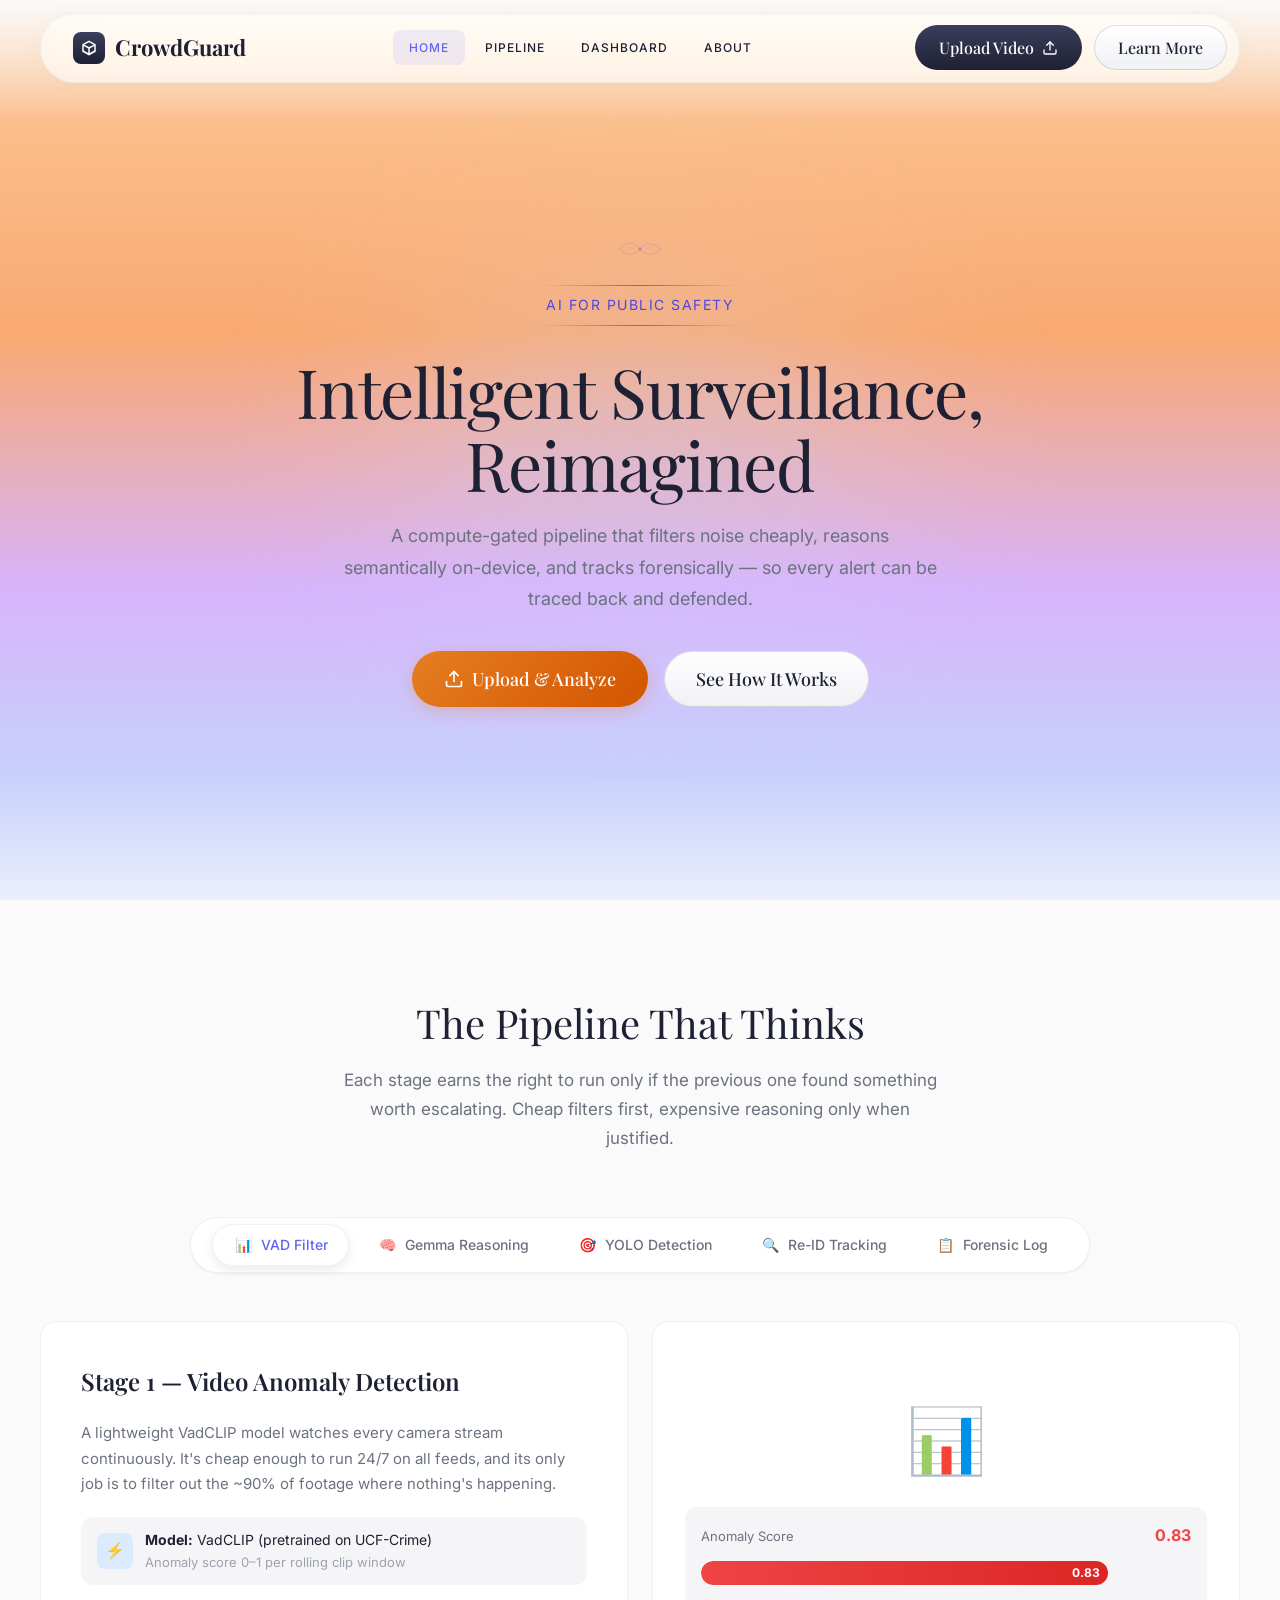
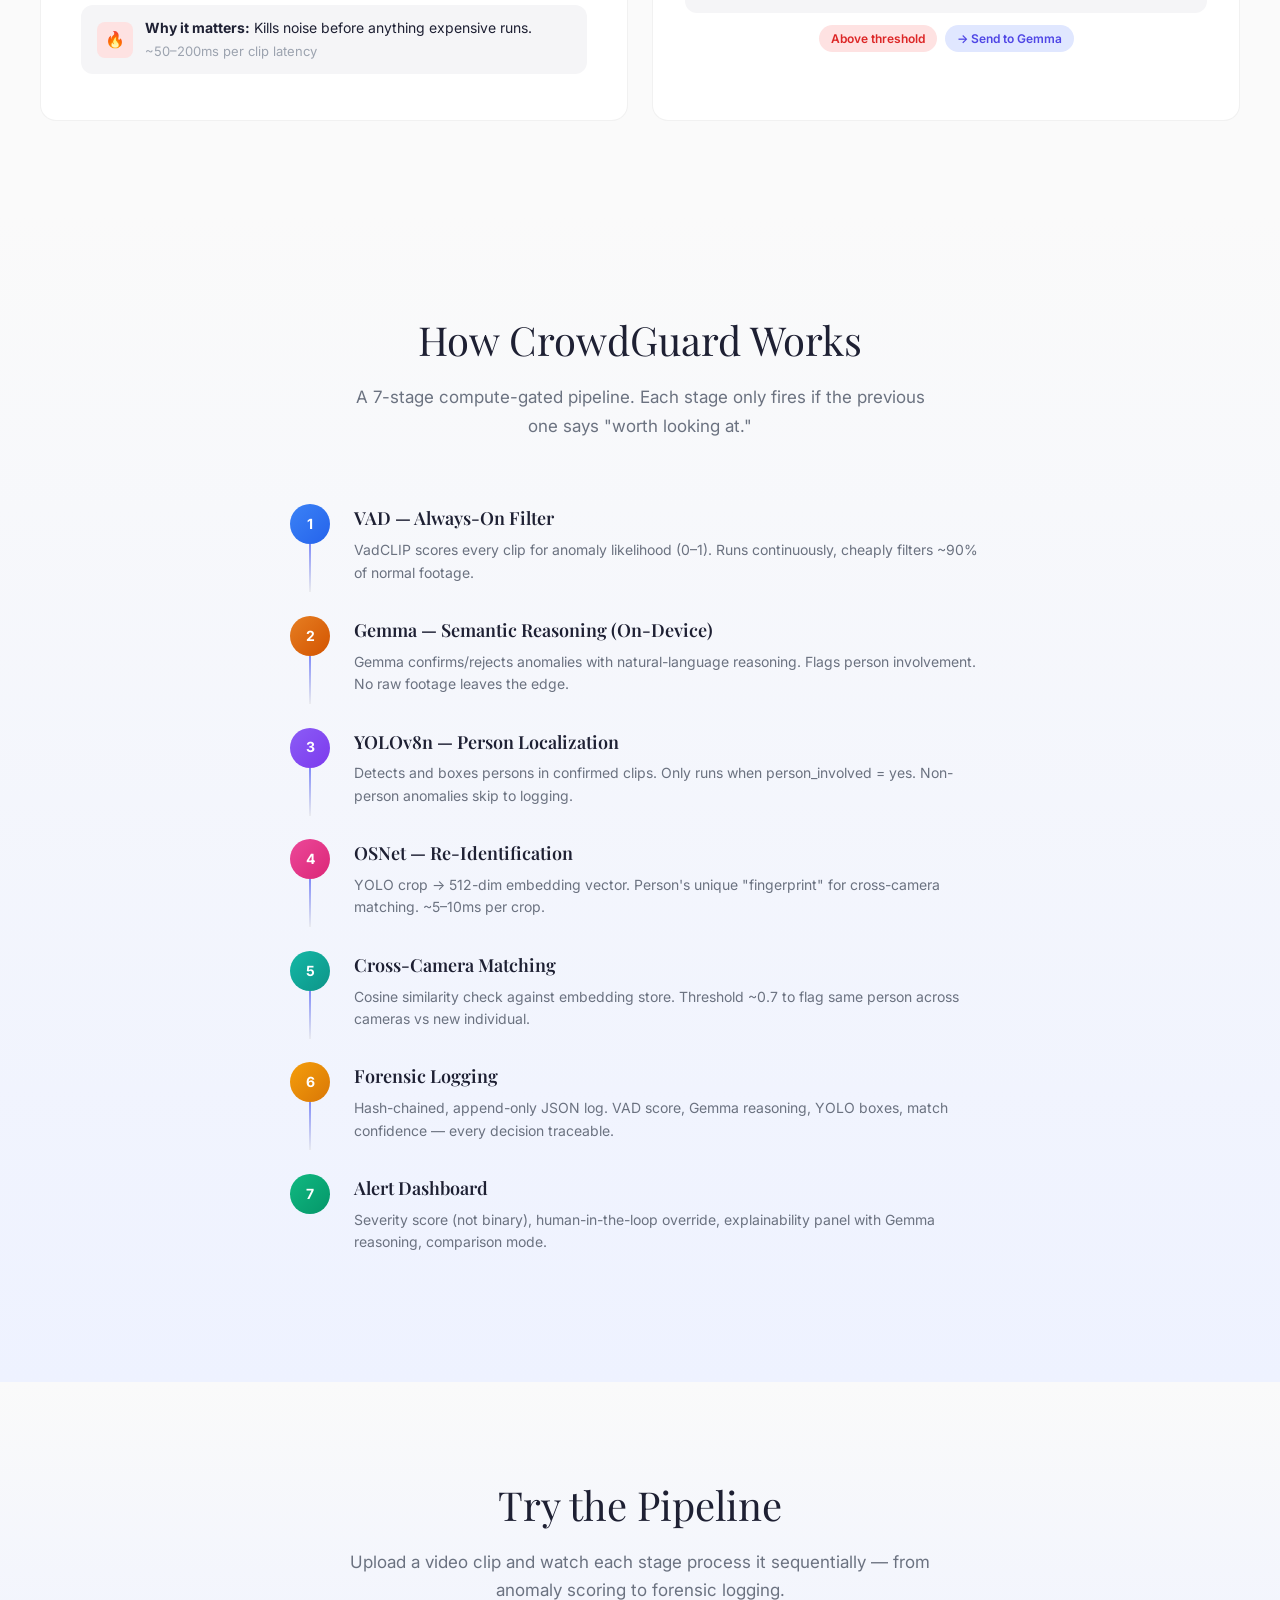
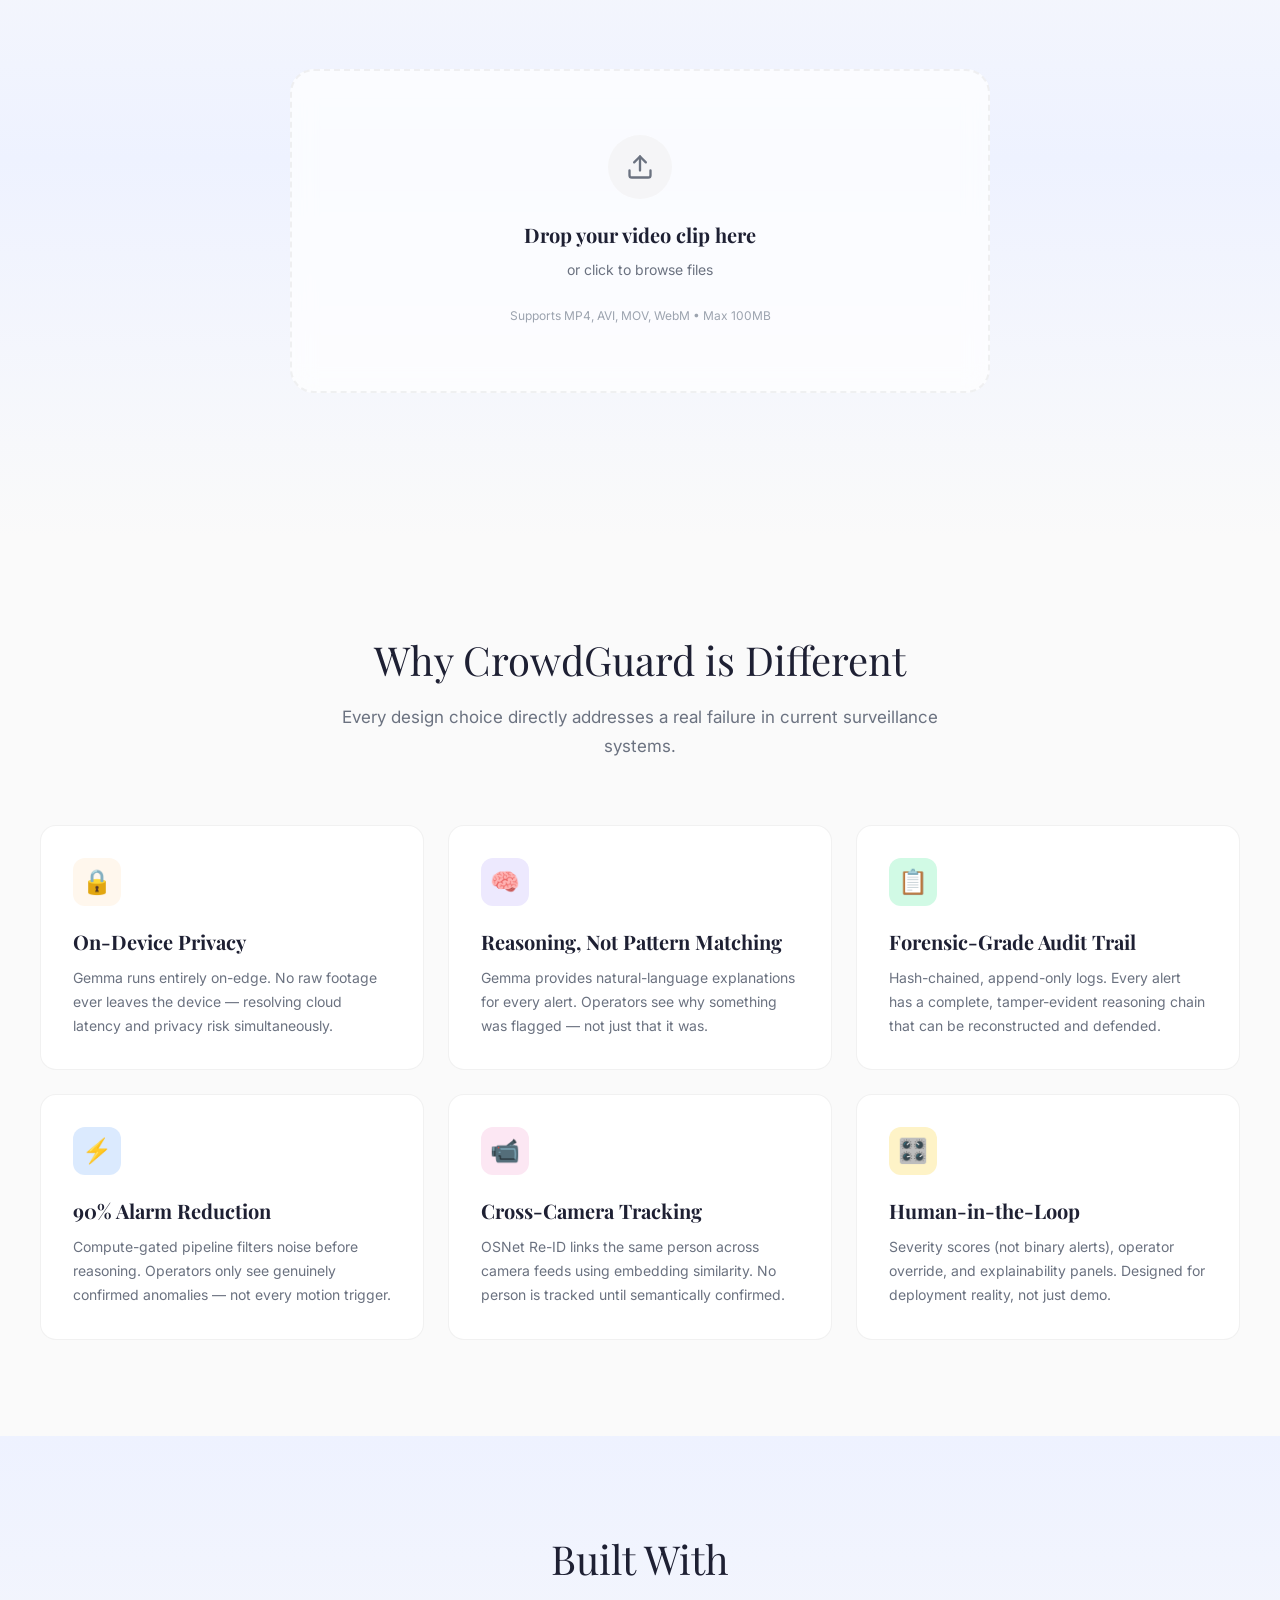
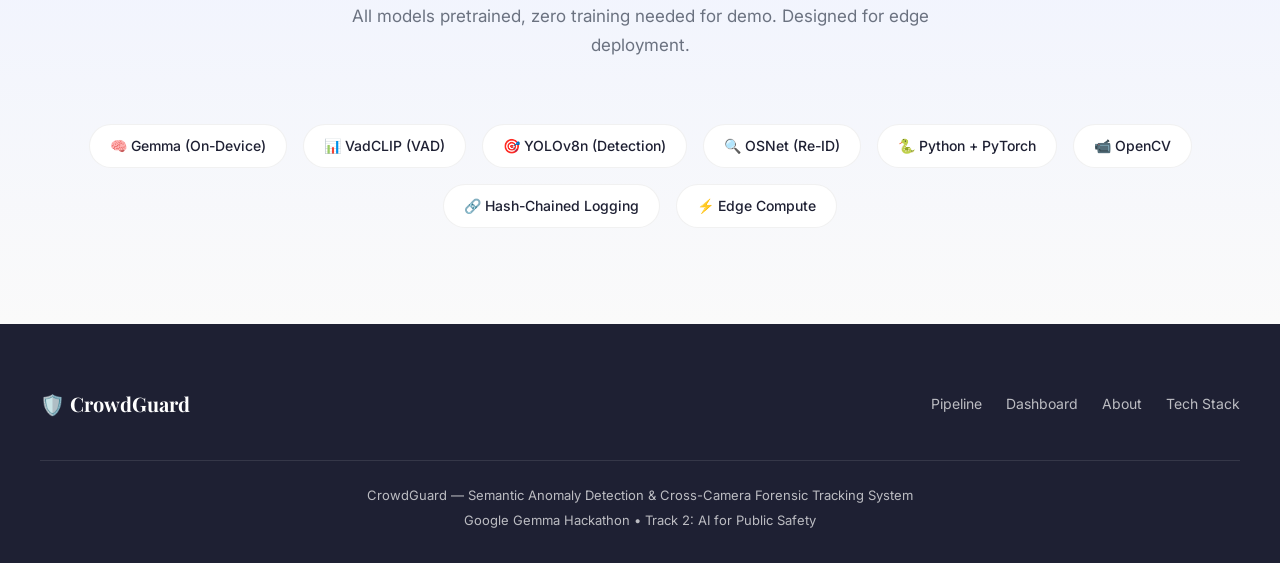
<file: frontend/index.html>
<!DOCTYPE html>
<html lang="en">
<head>
  <meta charset="UTF-8">
  <meta name="viewport" content="width=device-width, initial-scale=1.0">
  <title>CrowdGuard — Semantic Anomaly Detection & Cross-Camera Forensic Tracking</title>
  <meta name="description" content="CrowdGuard: A compute-gated pipeline for intelligent surveillance. Filter cheaply with VAD, reason semantically with Gemma, track forensically with YOLO + Re-ID. All on-device.">

  <!-- Open Graph -->
  <meta property="og:type" content="website">
  <meta property="og:title" content="CrowdGuard — Intelligent Surveillance, Reimagined">
  <meta property="og:description" content="Semantic anomaly detection with forensic-grade traceability. Powered by Gemma on-device.">

  <!-- Fonts & Styles -->
  <link rel="stylesheet" href="styles.css">
  <link rel="icon" type="image/svg+xml" href="data:image/svg+xml,<svg xmlns='http://www.w3.org/2000/svg' viewBox='0 0 100 100'><text y='.9em' font-size='90'>🛡️</text></svg>">
</head>
<body>

  <!-- ===== NAVIGATION ===== -->
  <div class="nav-wrapper" id="nav-wrapper">
    <nav class="navbar" id="navbar">
      <a href="#hero" class="nav-brand">
        <div class="brand-icon">
          <svg viewBox="0 0 24 24" xmlns="http://www.w3.org/2000/svg">
            <path d="M12 2L3 7v10l9 5 9-5V7l-9-5zm0 2.18L18.39 7.5 12 10.82 5.61 7.5 12 4.18zM5 9.18l6 3.33v6.31l-6-3.33V9.18zm8 9.64v-6.31l6-3.33v6.31l-6 3.33z"/>
          </svg>
        </div>
        CrowdGuard
      </a>

      <div class="nav-links" id="nav-links">
        <a href="#hero" class="active">Home</a>
        <a href="#features">Pipeline</a>
        <a href="#dashboard">Dashboard</a>
        <a href="#differentiators">About</a>
      </div>

      <div class="nav-actions">
        <a href="#dashboard">
          <button class="btn btn-primary" id="nav-upload-btn">
            <span>Upload Video</span>
            <svg width="16" height="16" viewBox="0 0 24 24" fill="none" stroke="currentColor" stroke-width="2" stroke-linecap="round" stroke-linejoin="round"><path d="M21 15v4a2 2 0 0 1-2 2H5a2 2 0 0 1-2-2v-4"/><polyline points="17 8 12 3 7 8"/><line x1="12" y1="3" x2="12" y2="15"/></svg>
          </button>
        </a>
        <button class="btn btn-secondary" onclick="document.getElementById('differentiators').scrollIntoView({behavior:'smooth'})">
          <span>Learn More</span>
        </button>
      </div>

      <button class="nav-mobile-toggle" id="mobile-toggle" aria-label="Toggle menu">
        <span></span>
        <span></span>
        <span></span>
      </button>
    </nav>
  </div>


  <!-- ===== HERO SECTION ===== -->
  <section class="hero" id="hero">
    <div class="hero-gradient"></div>
    <div class="hero-glow"></div>
    <div class="hero-top-fade"></div>

    <div class="hero-content">
      <!-- Decorative motif like Sarvam -->
      <svg class="hero-motif" viewBox="0 0 120 40" fill="none" xmlns="http://www.w3.org/2000/svg">
        <path d="M60 20c-8-12-20-16-30-14S10 16 10 20s10 10 20 12 22-2 30-14c8 12 20 16 30 14S110 24 110 20s-10-10-20-12S68 8 60 20z" stroke="#6366F1" stroke-width="1.5" fill="none" opacity="0.5"/>
        <circle cx="60" cy="20" r="4" fill="#6366F1" opacity="0.6"/>
        <circle cx="40" cy="18" r="2" fill="#E67E22" opacity="0.5"/>
        <circle cx="80" cy="18" r="2" fill="#E67E22" opacity="0.5"/>
      </svg>

      <div class="hero-tagline-bar"></div>
      <p class="hero-tagline">AI for Public Safety</p>
      <div class="hero-tagline-bar-bottom"></div>

      <h1>Intelligent Surveillance, Reimagined</h1>

      <p class="hero-subtitle">
        A compute-gated pipeline that filters noise cheaply, reasons semantically on-device, 
        and tracks forensically — so every alert can be traced back and defended.
      </p>

      <div class="hero-actions">
        <button class="btn btn-accent btn-lg" onclick="document.getElementById('dashboard').scrollIntoView({behavior:'smooth'})">
          <svg width="20" height="20" viewBox="0 0 24 24" fill="none" stroke="currentColor" stroke-width="2" stroke-linecap="round" stroke-linejoin="round"><path d="M21 15v4a2 2 0 0 1-2 2H5a2 2 0 0 1-2-2v-4"/><polyline points="17 8 12 3 7 8"/><line x1="12" y1="3" x2="12" y2="15"/></svg>
          Upload & Analyze
        </button>
        <button class="btn btn-secondary btn-lg" onclick="document.getElementById('how-it-works').scrollIntoView({behavior:'smooth'})">
          See How It Works
        </button>
      </div>
    </div>
  </section>


  <!-- ===== FEATURES / PIPELINE TABS ===== -->
  <section class="section features-section" id="features">
    <div class="section-inner" data-reveal>
      <div class="section-header">
        <h2>The Pipeline That Thinks</h2>
        <p>Each stage earns the right to run only if the previous one found something worth escalating. Cheap filters first, expensive reasoning only when justified.</p>
      </div>

      <!-- Tabs like Sarvam's product tabs -->
      <div class="pipeline-tabs" id="pipeline-tabs">
        <button class="pipeline-tab active" data-tab="vad">
          <span class="tab-icon">📊</span>
          VAD Filter
        </button>
        <button class="pipeline-tab" data-tab="gemma">
          <span class="tab-icon">🧠</span>
          Gemma Reasoning
        </button>
        <button class="pipeline-tab" data-tab="yolo">
          <span class="tab-icon">🎯</span>
          YOLO Detection
        </button>
        <button class="pipeline-tab" data-tab="reid">
          <span class="tab-icon">🔍</span>
          Re-ID Tracking
        </button>
        <button class="pipeline-tab" data-tab="forensic">
          <span class="tab-icon">📋</span>
          Forensic Log
        </button>
      </div>

      <!-- Tab Content -->
      <div class="feature-card-container">
        <!-- VAD -->
        <div class="feature-card active" id="tab-vad">
          <h3>Stage 1 — Video Anomaly Detection</h3>
          <p>A lightweight VadCLIP model watches every camera stream continuously. It's cheap enough to run 24/7 on all feeds, and its only job is to filter out the ~90% of footage where nothing's happening.</p>
          <div class="feature-detail">
            <div class="detail-icon" style="background: #DBEAFE; color: #2563EB;">⚡</div>
            <div>
              <strong>Model:</strong> VadCLIP (pretrained on UCF-Crime)
              <br><span style="color: var(--color-text-tertiary); font-size: 13px;">Anomaly score 0–1 per rolling clip window</span>
            </div>
          </div>
          <div class="feature-detail">
            <div class="detail-icon" style="background: #FEE2E2; color: #DC2626;">🔥</div>
            <div>
              <strong>Why it matters:</strong> Kills noise before anything expensive runs.
              <br><span style="color: var(--color-text-tertiary); font-size: 13px;">~50–200ms per clip latency</span>
            </div>
          </div>
        </div>

        <!-- Gemma -->
        <div class="feature-card" id="tab-gemma">
          <h3>Stage 2 — Semantic Confirmation</h3>
          <p>Only clips crossing the VAD threshold reach Gemma. It confirms or rejects the anomaly, gives a natural-language reasoning description, and flags whether a person is involved. This is the "reasoning layer" competitors lack.</p>
          <div class="feature-detail">
            <div class="detail-icon" style="background: #FFF7ED; color: #E67E22;">🧠</div>
            <div>
              <strong>Model:</strong> Gemma (on-device)
              <br><span style="color: var(--color-text-tertiary); font-size: 13px;">Frame collage input — 5 frames stitched into single image</span>
            </div>
          </div>
          <div class="feature-detail">
            <div class="detail-icon" style="background: #D1FAE5; color: #059669;">🔒</div>
            <div>
              <strong>Privacy:</strong> No raw footage ever leaves the edge device.
              <br><span style="color: var(--color-text-tertiary); font-size: 13px;">On-device processing resolves cloud latency/privacy risk</span>
            </div>
          </div>
        </div>

        <!-- YOLO -->
        <div class="feature-card" id="tab-yolo">
          <h3>Stage 3 — Person Localization</h3>
          <p>Runs only if Gemma flags person_involved: yes. Non-person anomalies (fire, object left behind) skip straight to logging — no wasted compute. YOLOv8n provides fast, accurate person detection with bounding boxes.</p>
          <div class="feature-detail">
            <div class="detail-icon" style="background: #EDE9FE; color: #7C3AED;">🎯</div>
            <div>
              <strong>Model:</strong> YOLOv8n (nano variant, COCO-pretrained)
              <br><span style="color: var(--color-text-tertiary); font-size: 13px;">~10–20ms per frame (GPU), ~90%+ person recall</span>
            </div>
          </div>
          <div class="feature-detail">
            <div class="detail-icon" style="background: #FEF3C7; color: #D97706;">⚙️</div>
            <div>
              <strong>Gated compute:</strong> Never runs on non-person anomalies.
              <br><span style="color: var(--color-text-tertiary); font-size: 13px;">Saves compute by only detecting when semantically justified</span>
            </div>
          </div>
        </div>

        <!-- Re-ID -->
        <div class="feature-card" id="tab-reid">
          <h3>Stage 4 & 5 — Re-ID + Cross-Camera Matching</h3>
          <p>YOLO crop → OSNet embedding (512-dim). Embeddings are matched across cameras using cosine similarity. Benchmark ~94% rank-1 accuracy, realistic ~75–85% under field conditions. Stated honestly, not oversold.</p>
          <div class="feature-detail">
            <div class="detail-icon" style="background: #FCE7F3; color: #DB2777;">🔗</div>
            <div>
              <strong>Model:</strong> OSNet Re-ID (2.2M params, ~5–10ms/crop)
              <br><span style="color: var(--color-text-tertiary); font-size: 13px;">Cosine similarity threshold ~0.7 for cross-camera matching</span>
            </div>
          </div>
          <div class="feature-detail">
            <div class="detail-icon" style="background: #CCFBF1; color: #0D9488;">📹</div>
            <div>
              <strong>Cross-camera:</strong> Same person flagged across multiple feeds.
              <br><span style="color: var(--color-text-tertiary); font-size: 13px;">In-memory embedding store with camera_id + timestamp</span>
            </div>
          </div>
        </div>

        <!-- Forensic -->
        <div class="feature-card" id="tab-forensic">
          <h3>Stage 6 & 7 — Forensic Log + Alert Dashboard</h3>
          <p>Every stage's output is written to an append-only, hash-chained JSON log. By the time something reaches a human operator, there's a full trail behind it — not just a flashing red alert with no context.</p>
          <div class="feature-detail">
            <div class="detail-icon" style="background: #FEF3C7; color: #D97706;">🔗</div>
            <div>
              <strong>Hash-chained:</strong> Each entry references the previous hash.
              <br><span style="color: var(--color-text-tertiary); font-size: 13px;">Tamper-evident, append-only log for forensic-grade verification</span>
            </div>
          </div>
          <div class="feature-detail">
            <div class="detail-icon" style="background: #D1FAE5; color: #059669;">👤</div>
            <div>
              <strong>Human-in-the-loop:</strong> Operator can confirm/reject/override.
              <br><span style="color: var(--color-text-tertiary); font-size: 13px;">Severity score = VAD score × Gemma confidence (not binary)</span>
            </div>
          </div>
        </div>

        <!-- Visual panel (right side) -->
        <div class="feature-visual active" id="visual-vad">
          <div style="text-align: center; width: 100%;">
            <div style="font-size: 64px; margin-bottom: 16px;">📊</div>
            <div style="padding: 16px; background: var(--color-bg-subtle); border-radius: 12px; margin-bottom: 12px;">
              <div style="display: flex; justify-content: space-between; align-items: center; margin-bottom: 8px;">
                <span style="font-size: 13px; color: var(--color-text-secondary);">Anomaly Score</span>
                <span style="font-weight: 700; color: var(--color-danger);">0.83</span>
              </div>
              <div class="score-bar">
                <div class="score-bar-fill high" style="width: 83%;" data-score="0.83"></div>
              </div>
            </div>
            <div style="display: flex; gap: 8px; justify-content: center; flex-wrap: wrap;">
              <span style="padding: 4px 12px; background: #FEE2E2; color: #DC2626; border-radius: 999px; font-size: 12px; font-weight: 600;">Above threshold</span>
              <span style="padding: 4px 12px; background: #E0E7FF; color: #4F46E5; border-radius: 999px; font-size: 12px; font-weight: 600;">→ Send to Gemma</span>
            </div>
          </div>
        </div>

        <div class="feature-visual" id="visual-gemma">
          <div style="text-align: left; width: 100%;">
            <div style="font-size: 48px; margin-bottom: 16px; text-align: center;">🧠</div>
            <div class="reasoning-text" style="margin: 0;">
              <strong>Gemma Analysis:</strong><br><br>
              The surveillance footage shows a person exhibiting suspicious behavior near a restricted area. 
              The individual appears to be attempting unauthorized access through a side entrance. 
              Movement patterns suggest intentional evasion of main camera coverage.<br><br>
              <strong>Classification:</strong> Confirmed anomaly<br>
              <strong>Person involved:</strong> Yes<br>
              <strong>Confidence:</strong> 0.91
            </div>
          </div>
        </div>

        <div class="feature-visual" id="visual-yolo">
          <div style="text-align: center; width: 100%;">
            <div style="font-size: 48px; margin-bottom: 16px;">🎯</div>
            <div style="position: relative; background: #1a1a2e; border-radius: 12px; padding: 40px; color: white;">
              <div style="position: absolute; top: 30px; left: 40px; width: 60px; height: 100px; border: 2px solid #22C55E; border-radius: 4px;">
                <span style="position: absolute; top: -20px; left: 0; font-size: 11px; background: #22C55E; color: white; padding: 2px 6px; border-radius: 4px;">person 0.94</span>
              </div>
              <div style="position: absolute; top: 50px; right: 60px; width: 55px; height: 90px; border: 2px solid #3B82F6; border-radius: 4px;">
                <span style="position: absolute; top: -20px; left: 0; font-size: 11px; background: #3B82F6; color: white; padding: 2px 6px; border-radius: 4px;">person 0.87</span>
              </div>
              <span style="font-size: 13px; opacity: 0.5;">Simulated detection overlay</span>
            </div>
          </div>
        </div>

        <div class="feature-visual" id="visual-reid">
          <div style="text-align: center; width: 100%;">
            <div style="font-size: 48px; margin-bottom: 16px;">🔍</div>
            <div class="match-result matched" style="margin: 0;">
              <div class="match-camera">
                <div class="camera-label">Camera 1</div>
                <div class="camera-icon">📹</div>
              </div>
              <div class="match-connector">
                <span class="similarity-badge">0.84 match</span>
              </div>
              <div class="match-camera">
                <div class="camera-label">Camera 3</div>
                <div class="camera-icon">📹</div>
              </div>
            </div>
          </div>
        </div>

        <div class="feature-visual" id="visual-forensic">
          <div style="text-align: left; width: 100%;">
            <div style="font-size: 48px; margin-bottom: 16px; text-align: center;">📋</div>
            <div class="forensic-log" style="margin: 0; font-size: 11px;">
<span class="log-key">"event_id"</span>: <span class="log-string">"EVT-2026-0715-001"</span>,
<span class="log-key">"vad_score"</span>: <span class="log-number">0.83</span>,
<span class="log-key">"gemma_confirmed"</span>: <span class="log-string">true</span>,
<span class="log-key">"gemma_reasoning"</span>: <span class="log-string">"Suspicious behavior..."</span>,
<span class="log-key">"yolo_detections"</span>: <span class="log-number">2</span>,
<span class="log-key">"reid_match"</span>: <span class="log-string">true</span>,
<span class="log-key">"similarity"</span>: <span class="log-number">0.84</span>,
<span class="log-key">"severity"</span>: <span class="log-number">0.76</span>,
<span class="log-key">"prev_hash"</span>: <span class="log-hash">"a3f8c2..."</span>,
<span class="log-key">"hash"</span>: <span class="log-hash">"7b2e1d..."</span>
            </div>
          </div>
        </div>
      </div>
    </div>
  </section>


  <!-- ===== HOW IT WORKS ===== -->
  <section class="section" id="how-it-works" style="background: linear-gradient(180deg, var(--color-bg) 0%, #EEF2FF 100%);">
    <div class="section-inner" data-reveal>
      <div class="section-header">
        <h2>How CrowdGuard Works</h2>
        <p>A 7-stage compute-gated pipeline. Each stage only fires if the previous one says "worth looking at."</p>
      </div>

      <div class="pipeline-diagram">
        <div class="pipeline-step" data-stage="1" data-reveal>
          <div class="pipeline-step-indicator">
            <div class="pipeline-step-dot">1</div>
            <div class="pipeline-step-line"></div>
          </div>
          <div class="pipeline-step-content">
            <h4>VAD — Always-On Filter</h4>
            <p>VadCLIP scores every clip for anomaly likelihood (0–1). Runs continuously, cheaply filters ~90% of normal footage.</p>
          </div>
        </div>

        <div class="pipeline-step" data-stage="2" data-reveal>
          <div class="pipeline-step-indicator">
            <div class="pipeline-step-dot">2</div>
            <div class="pipeline-step-line"></div>
          </div>
          <div class="pipeline-step-content">
            <h4>Gemma — Semantic Reasoning (On-Device)</h4>
            <p>Gemma confirms/rejects anomalies with natural-language reasoning. Flags person involvement. No raw footage leaves the edge.</p>
          </div>
        </div>

        <div class="pipeline-step" data-stage="3" data-reveal>
          <div class="pipeline-step-indicator">
            <div class="pipeline-step-dot">3</div>
            <div class="pipeline-step-line"></div>
          </div>
          <div class="pipeline-step-content">
            <h4>YOLOv8n — Person Localization</h4>
            <p>Detects and boxes persons in confirmed clips. Only runs when person_involved = yes. Non-person anomalies skip to logging.</p>
          </div>
        </div>

        <div class="pipeline-step" data-stage="4" data-reveal>
          <div class="pipeline-step-indicator">
            <div class="pipeline-step-dot">4</div>
            <div class="pipeline-step-line"></div>
          </div>
          <div class="pipeline-step-content">
            <h4>OSNet — Re-Identification</h4>
            <p>YOLO crop → 512-dim embedding vector. Person's unique "fingerprint" for cross-camera matching. ~5–10ms per crop.</p>
          </div>
        </div>

        <div class="pipeline-step" data-stage="5" data-reveal>
          <div class="pipeline-step-indicator">
            <div class="pipeline-step-dot">5</div>
            <div class="pipeline-step-line"></div>
          </div>
          <div class="pipeline-step-content">
            <h4>Cross-Camera Matching</h4>
            <p>Cosine similarity check against embedding store. Threshold ~0.7 to flag same person across cameras vs new individual.</p>
          </div>
        </div>

        <div class="pipeline-step" data-stage="6" data-reveal>
          <div class="pipeline-step-indicator">
            <div class="pipeline-step-dot">6</div>
            <div class="pipeline-step-line"></div>
          </div>
          <div class="pipeline-step-content">
            <h4>Forensic Logging</h4>
            <p>Hash-chained, append-only JSON log. VAD score, Gemma reasoning, YOLO boxes, match confidence — every decision traceable.</p>
          </div>
        </div>

        <div class="pipeline-step" data-stage="7" data-reveal>
          <div class="pipeline-step-indicator">
            <div class="pipeline-step-dot">7</div>
          </div>
          <div class="pipeline-step-content">
            <h4>Alert Dashboard</h4>
            <p>Severity score (not binary), human-in-the-loop override, explainability panel with Gemma reasoning, comparison mode.</p>
          </div>
        </div>
      </div>
    </div>
  </section>


  <!-- ===== UPLOAD & DASHBOARD ===== -->
  <section class="section dashboard-section" id="dashboard">
    <div class="section-inner">
      <div class="section-header" data-reveal>
        <h2>Try the Pipeline</h2>
        <p>Upload a video clip and watch each stage process it sequentially — from anomaly scoring to forensic logging.</p>
      </div>

      <!-- Upload Zone -->
      <div class="upload-zone" id="upload-zone" data-reveal>
        <div class="upload-icon" id="upload-icon">
          <svg width="28" height="28" viewBox="0 0 24 24" fill="none" stroke="currentColor" stroke-width="2" stroke-linecap="round" stroke-linejoin="round"><path d="M21 15v4a2 2 0 0 1-2 2H5a2 2 0 0 1-2-2v-4"/><polyline points="17 8 12 3 7 8"/><line x1="12" y1="3" x2="12" y2="15"/></svg>
        </div>
        <h3>Drop your video clip here</h3>
        <p>or click to browse files</p>
        <span class="file-types">Supports MP4, AVI, MOV, WebM • Max 100MB</span>
        <input type="file" id="file-input" accept="video/*" style="display: none;">
      </div>

      <!-- Video Preview -->
      <div class="video-preview-container" id="video-preview-container">
        <div class="video-preview">
          <video id="video-player" controls></video>
        </div>
        <div class="video-info">
          <div class="video-info-left">
            <div class="file-icon">🎬</div>
            <div>
              <div class="file-name" id="file-name">video.mp4</div>
              <div class="file-size" id="file-size">0 MB</div>
            </div>
          </div>
          <button class="btn btn-sm btn-secondary" id="remove-file-btn">
            <svg width="16" height="16" viewBox="0 0 24 24" fill="none" stroke="currentColor" stroke-width="2"><line x1="18" y1="6" x2="6" y2="18"/><line x1="6" y1="6" x2="18" y2="18"/></svg>
            Remove
          </button>
        </div>
      </div>

      <!-- Start Analysis Button -->
      <div class="start-analysis-wrapper" id="start-analysis-wrapper">
        <label for="camera-id-input" style="display: inline-flex; align-items: center; gap: 8px; margin-bottom: 16px; font-size: 14px; color: var(--color-text-secondary);">
          Camera ID
          <input type="text" id="camera-id-input" value="CAM-01" maxlength="32" pattern="[A-Za-z0-9_-]+" title="Letters, digits, - and _ only. Use a different ID per camera to test cross-camera matching." style="padding: 6px 10px; border: 1px solid #D1D5DB; border-radius: 8px; font: inherit; width: 120px;">
        </label>
        <br>
        <button class="btn btn-accent btn-lg" id="start-analysis-btn">
          <svg width="20" height="20" viewBox="0 0 24 24" fill="none" stroke="currentColor" stroke-width="2" stroke-linecap="round" stroke-linejoin="round"><polygon points="5 3 19 12 5 21 5 3"/></svg>
          Start Pipeline Analysis
        </button>
        <p style="margin-top: 12px; font-size: 13px; color: var(--color-text-tertiary);">Each stage will process sequentially with live results</p>
      </div>

      <!-- Pipeline Processing Cards -->
      <div class="pipeline-processing" id="pipeline-processing">

        <!-- Stage 1: VAD -->
        <div class="stage-card" id="stage-1" data-stage="1">
          <div class="stage-header">
            <div class="stage-number" style="background: linear-gradient(135deg, #3B82F6, #2563EB);">1</div>
            <div class="stage-title-area">
              <h4>Video Anomaly Detection</h4>
              <div class="stage-model">VadCLIP • 16-frame snippets</div>
            </div>
            <div class="stage-status pending" id="stage-1-status">
              <div class="status-dot"></div>
              <span>Pending</span>
            </div>
          </div>
          <div class="stage-body">
            <div id="stage-1-results"></div>
          </div>
        </div>

        <!-- Stage 2: Gemma -->
        <div class="stage-card" id="stage-2" data-stage="2">
          <div class="stage-header">
            <div class="stage-number" style="background: linear-gradient(135deg, #E67E22, #D35400);">2</div>
            <div class="stage-title-area">
              <h4>Gemma Semantic Confirmation</h4>
              <div class="stage-model">Gemma • Kaggle VM via ngrok • 3×3 frame grid</div>
            </div>
            <div class="stage-status pending" id="stage-2-status">
              <div class="status-dot"></div>
              <span>Pending</span>
            </div>
          </div>
          <div class="stage-body">
            <div id="stage-2-results"></div>
          </div>
        </div>

        <!-- Stage 3: YOLO -->
        <div class="stage-card" id="stage-3" data-stage="3">
          <div class="stage-header">
            <div class="stage-number" style="background: linear-gradient(135deg, #8B5CF6, #7C3AED);">3</div>
            <div class="stage-title-area">
              <h4>Person Localization</h4>
              <div class="stage-model">YOLOv8n • Person detection only</div>
            </div>
            <div class="stage-status pending" id="stage-3-status">
              <div class="status-dot"></div>
              <span>Pending</span>
            </div>
          </div>
          <div class="stage-body">
            <div id="stage-3-results"></div>
          </div>
        </div>

        <!-- Stage 4: Re-ID -->
        <div class="stage-card" id="stage-4" data-stage="4">
          <div class="stage-header">
            <div class="stage-number" style="background: linear-gradient(135deg, #EC4899, #DB2777);">4</div>
            <div class="stage-title-area">
              <h4>Re-Identification</h4>
              <div class="stage-model">OSNet • 512-dim embedding</div>
            </div>
            <div class="stage-status pending" id="stage-4-status">
              <div class="status-dot"></div>
              <span>Pending</span>
            </div>
          </div>
          <div class="stage-body">
            <div id="stage-4-results"></div>
          </div>
        </div>

        <!-- Stage 5: Cross-Camera -->
        <div class="stage-card" id="stage-5" data-stage="5">
          <div class="stage-header">
            <div class="stage-number" style="background: linear-gradient(135deg, #14B8A6, #0D9488);">5</div>
            <div class="stage-title-area">
              <h4>Cross-Camera Matching</h4>
              <div class="stage-model">Cosine similarity • Embedding store</div>
            </div>
            <div class="stage-status pending" id="stage-5-status">
              <div class="status-dot"></div>
              <span>Pending</span>
            </div>
          </div>
          <div class="stage-body">
            <div id="stage-5-results"></div>
          </div>
        </div>

        <!-- Stage 6: Forensic Log -->
        <div class="stage-card" id="stage-6" data-stage="6">
          <div class="stage-header">
            <div class="stage-number" style="background: linear-gradient(135deg, #F59E0B, #D97706);">6</div>
            <div class="stage-title-area">
              <h4>Forensic Logging</h4>
              <div class="stage-model">Hash-chained • Append-only JSON</div>
            </div>
            <div class="stage-status pending" id="stage-6-status">
              <div class="status-dot"></div>
              <span>Pending</span>
            </div>
          </div>
          <div class="stage-body">
            <div id="stage-6-results"></div>
          </div>
        </div>

        <!-- Stage 7: Alert Dashboard -->
        <div class="stage-card" id="stage-7" data-stage="7">
          <div class="stage-header">
            <div class="stage-number" style="background: linear-gradient(135deg, #10B981, #059669);">7</div>
            <div class="stage-title-area">
              <h4>Alert Dashboard</h4>
              <div class="stage-model">Severity scoring • Human-in-the-loop</div>
            </div>
            <div class="stage-status pending" id="stage-7-status">
              <div class="status-dot"></div>
              <span>Pending</span>
            </div>
          </div>
          <div class="stage-body">
            <div id="stage-7-results"></div>
          </div>
        </div>
      </div>

      <!-- Comparison Mode -->
      <div id="comparison-section" style="display: none; margin-top: 48px;">
        <div class="comparison-toggle">
          <span style="font-size: 14px; font-weight: 500;">VAD-Only Alerts</span>
          <div class="toggle-switch active" id="comparison-toggle"></div>
          <span style="font-size: 14px; font-weight: 500;">Full Pipeline</span>
        </div>

        <div class="comparison-container visible" id="comparison-container">
          <div class="comparison-panel vad-only">
            <h4>❌ VAD-Only (Traditional)</h4>
            <p style="font-size: 14px; color: #991B1B; margin-bottom: 12px;">All flagged clips trigger alerts — high false-positive rate</p>
            <!-- Filled from this run's VAD events by showComparison() in app.js -->
            <div id="comparison-vad-list" style="display: flex; flex-direction: column; gap: 8px;"></div>
            <p id="comparison-vad-summary" style="font-size: 12px; color: #991B1B; margin-top: 12px; font-weight: 600;"></p>
          </div>

          <div class="comparison-panel full-pipeline">
            <h4>✅ CrowdGuard (Full Pipeline)</h4>
            <p style="font-size: 14px; color: #065F46; margin-bottom: 12px;">Gemma filters false positives — only real anomalies reach operator</p>
            <!-- Filled from this run's Gemma verdicts by showComparison() in app.js -->
            <div id="comparison-full-list" style="display: flex; flex-direction: column; gap: 8px;"></div>
            <p id="comparison-full-summary" style="font-size: 12px; color: #065F46; margin-top: 12px; font-weight: 600;"></p>
          </div>
        </div>
      </div>
    </div>
  </section>


  <!-- ===== DIFFERENTIATORS ===== -->
  <section class="section" id="differentiators" style="background: var(--color-bg);">
    <div class="section-inner" data-reveal>
      <div class="section-header">
        <h2>Why CrowdGuard is Different</h2>
        <p>Every design choice directly addresses a real failure in current surveillance systems.</p>
      </div>

      <div class="diff-grid">
        <div class="diff-card" data-reveal>
          <div class="diff-icon" style="background: #FFF7ED; color: #E67E22;">🔒</div>
          <h3>On-Device Privacy</h3>
          <p>Gemma runs entirely on-edge. No raw footage ever leaves the device — resolving cloud latency and privacy risk simultaneously.</p>
        </div>

        <div class="diff-card" data-reveal>
          <div class="diff-icon" style="background: #EDE9FE; color: #7C3AED;">🧠</div>
          <h3>Reasoning, Not Pattern Matching</h3>
          <p>Gemma provides natural-language explanations for every alert. Operators see why something was flagged — not just that it was.</p>
        </div>

        <div class="diff-card" data-reveal>
          <div class="diff-icon" style="background: #D1FAE5; color: #059669;">📋</div>
          <h3>Forensic-Grade Audit Trail</h3>
          <p>Hash-chained, append-only logs. Every alert has a complete, tamper-evident reasoning chain that can be reconstructed and defended.</p>
        </div>

        <div class="diff-card" data-reveal>
          <div class="diff-icon" style="background: #DBEAFE; color: #2563EB;">⚡</div>
          <h3>90% Alarm Reduction</h3>
          <p>Compute-gated pipeline filters noise before reasoning. Operators only see genuinely confirmed anomalies — not every motion trigger.</p>
        </div>

        <div class="diff-card" data-reveal>
          <div class="diff-icon" style="background: #FCE7F3; color: #DB2777;">📹</div>
          <h3>Cross-Camera Tracking</h3>
          <p>OSNet Re-ID links the same person across camera feeds using embedding similarity. No person is tracked until semantically confirmed.</p>
        </div>

        <div class="diff-card" data-reveal>
          <div class="diff-icon" style="background: #FEF3C7; color: #D97706;">🎛️</div>
          <h3>Human-in-the-Loop</h3>
          <p>Severity scores (not binary alerts), operator override, and explainability panels. Designed for deployment reality, not just demo.</p>
        </div>
      </div>
    </div>
  </section>


  <!-- ===== TECH STACK ===== -->
  <section class="section" id="tech-stack" style="background: linear-gradient(180deg, #EEF2FF 0%, var(--color-bg) 100%);">
    <div class="section-inner" data-reveal>
      <div class="section-header">
        <h2>Built With</h2>
        <p>All models pretrained, zero training needed for demo. Designed for edge deployment.</p>
      </div>

      <div class="tech-grid">
        <div class="tech-badge">🧠 Gemma (On-Device)</div>
        <div class="tech-badge">📊 VadCLIP (VAD)</div>
        <div class="tech-badge">🎯 YOLOv8n (Detection)</div>
        <div class="tech-badge">🔍 OSNet (Re-ID)</div>
        <div class="tech-badge">🐍 Python + PyTorch</div>
        <div class="tech-badge">📹 OpenCV</div>
        <div class="tech-badge">🔗 Hash-Chained Logging</div>
        <div class="tech-badge">⚡ Edge Compute</div>
      </div>
    </div>
  </section>


  <!-- ===== FOOTER ===== -->
  <footer class="footer">
    <div class="footer-inner">
      <div class="footer-brand">🛡️ CrowdGuard</div>
      <div class="footer-links">
        <a href="#features">Pipeline</a>
        <a href="#dashboard">Dashboard</a>
        <a href="#differentiators">About</a>
        <a href="#tech-stack">Tech Stack</a>
      </div>
    </div>
    <div class="footer-bottom">
      <p>CrowdGuard — Semantic Anomaly Detection & Cross-Camera Forensic Tracking System</p>
      <p style="margin-top: 4px;">Google Gemma Hackathon • Track 2: AI for Public Safety</p>
    </div>
  </footer>


  <script src="app.js"></script>
</body>
</html>
</file>
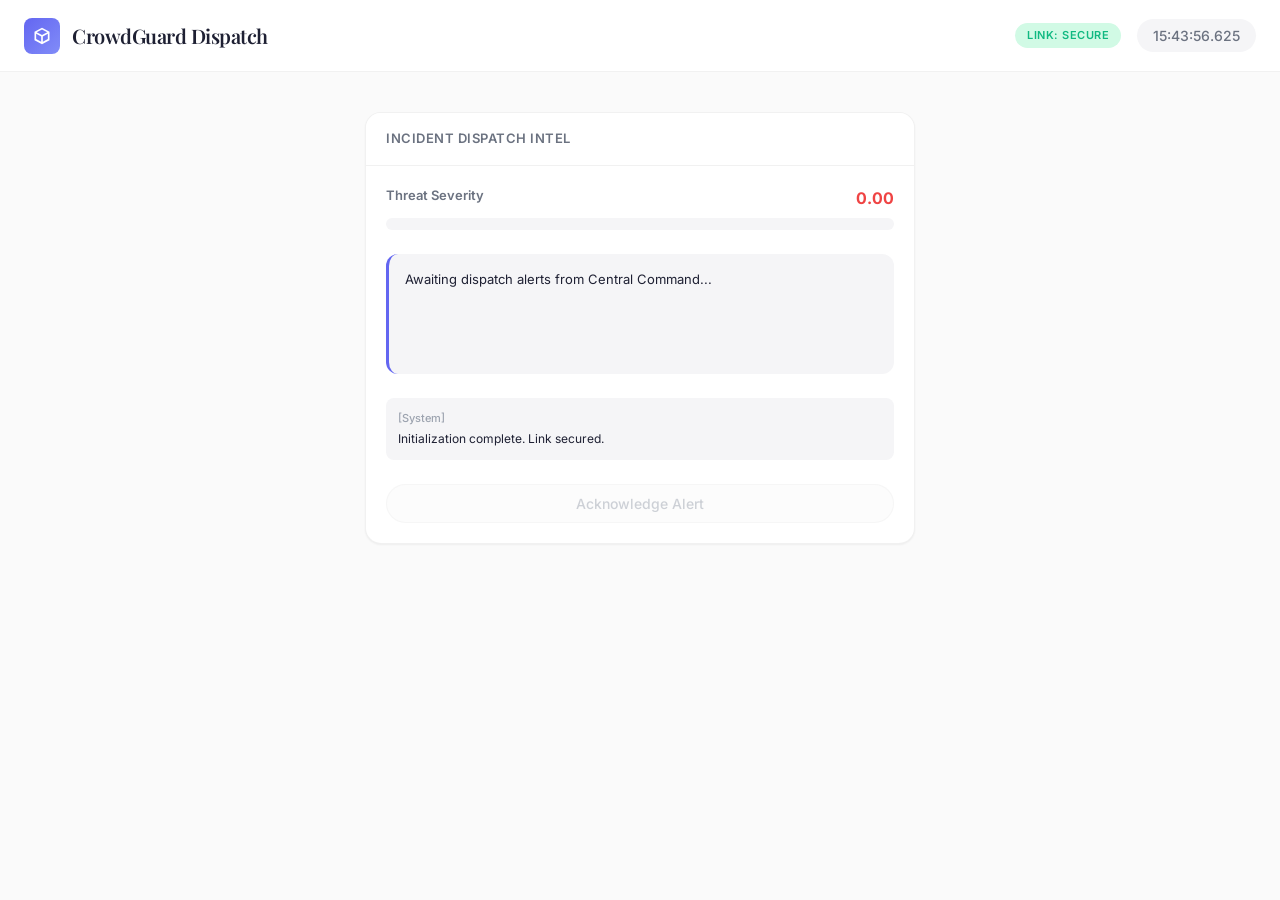
<file: frontend_police/index.html>
<!DOCTYPE html>
<html lang="en">
<head>
  <meta charset="UTF-8">
  <meta name="viewport" content="width=device-width, initial-scale=1.0">
  <title>CrowdGuard // Police Dispatch Dashboard</title>
  <link rel="stylesheet" href="styles.css">
</head>
<body id="body-main">

  <!-- HEADER -->
  <header class="dashboard-header">
    <div class="brand">
      <div class="brand-icon">
        <svg viewBox="0 0 24 24" xmlns="http://www.w3.org/2000/svg">
          <path d="M12 2L3 7v10l9 5 9-5V7l-9-5zm0 2.18L18.39 7.5 12 10.82 5.61 7.5 12 4.18zM5 9.18l6 3.33v6.31l-6-3.33V9.18zm8 9.64v-6.31l6-3.33v6.31l-6 3.33z"/>
        </svg>
      </div>
      <h1>CrowdGuard Dispatch</h1>
    </div>
    <div style="display: flex; gap: 16px; align-items: center;">
      <div class="status-indicator ok" id="pipeline-status">LINK: SECURE</div>
      <div class="sys-clock" id="sys-clock">00:00:00</div>
    </div>
  </header>

  <div class="dashboard-layout">
    
    <!-- SOLE PANEL: FORENSIC INTEL -->
    <main class="panel">
      <div class="panel-header">
        <h2>Incident Dispatch Intel</h2>
      </div>
      <div class="panel-content">
        
        <div class="meter-container" style="margin-top: 0;">
          <div class="meter-header">
            <span>Threat Severity</span>
            <span id="sev-val" style="font-size: 16px; font-weight: 700; color: var(--color-danger);">0.00</span>
          </div>
          <div class="meter-track">
            <div class="meter-fill" id="meter-fill"></div>
          </div>
        </div>

        <!-- Rich Data Grid (Hidden by default until alert) -->
        <div id="rich-data-container" style="display: none; grid-template-columns: 1fr 1fr; gap: 16px; margin-top: 24px;">
          
          <div style="background: var(--color-bg-subtle); padding: 12px; border-radius: 8px;">
            <h3 style="font-size: 11px; color: var(--color-text-secondary); text-transform: uppercase; margin-bottom: 4px;">Location / Sector</h3>
            <div id="intel-location" style="font-weight: 600; font-size: 13px;">--</div>
          </div>
          
          <div style="background: var(--color-bg-subtle); padding: 12px; border-radius: 8px;">
            <h3 style="font-size: 11px; color: var(--color-text-secondary); text-transform: uppercase; margin-bottom: 4px;">Camera Feeds</h3>
            <div id="intel-camera" style="font-weight: 600; font-size: 13px;">--</div>
          </div>

          <div style="background: var(--color-bg-subtle); padding: 12px; border-radius: 8px;">
            <h3 style="font-size: 11px; color: var(--color-text-secondary); text-transform: uppercase; margin-bottom: 4px;">VAD Score</h3>
            <div id="intel-vad" style="font-weight: 600; font-size: 13px;">--</div>
          </div>

          <div style="background: var(--color-bg-subtle); padding: 12px; border-radius: 8px;">
            <h3 style="font-size: 11px; color: var(--color-text-secondary); text-transform: uppercase; margin-bottom: 4px;">Gemma Confidence</h3>
            <div id="intel-gemma" style="font-weight: 600; font-size: 13px;">--</div>
          </div>

          <div style="background: var(--color-bg-subtle); padding: 12px; border-radius: 8px; grid-column: span 2; border-left: 3px solid var(--color-danger);">
            <h3 style="font-size: 11px; color: var(--color-text-secondary); text-transform: uppercase; margin-bottom: 4px;">Intended Department</h3>
            <div id="intel-dept" style="font-weight: 700; font-size: 14px; color: var(--color-danger);">--</div>
          </div>

        </div>

        <div class="intel-panel" id="intel-text" style="margin-top: 24px; margin-bottom: 24px;">
          Awaiting dispatch alerts from Central Command...
        </div>

        <div class="log-stream" id="forensic-log">
          <div class="log-entry">
            <span class="log-timestamp">[System]</span>
            <span class="log-normal">Initialization complete. Link secured.</span>
          </div>
        </div>

        <div style="margin-top: 24px;">
          <button class="btn" id="btn-ack" style="width: 100%; border: 1px solid var(--color-border); color: var(--color-text-tertiary);" disabled>
            Acknowledge Alert
          </button>
        </div>

      </div>
    </main>

  </div>

  <script src="app.js"></script>
</body>
</html>
</file>
<file: frontend/styles.css>
/* ============================================
   CrowdGuard — Design System & Styles
   Inspired by Sarvam.ai aesthetics
   ============================================ */

/* --- Google Fonts --- */
@import url('https://fonts.googleapis.com/css2?family=Inter:wght@300;400;500;600;700&family=Playfair+Display:ital,wght@0,400;0,500;0,600;0,700;1,400&display=swap');

/* --- CSS Custom Properties --- */
:root {
  /* Primary palette */
  --color-navy: #1e2033;
  --color-navy-light: #3a3f5c;
  --color-navy-lighter: #4a4f6c;

  /* Accent colors */
  --color-orange: #E67E22;
  --color-orange-light: #F0923A;
  --color-orange-dark: #D35400;
  --color-indigo: #6366F1;
  --color-indigo-light: #818CF8;
  --color-indigo-dark: #4F46E5;

  /* Status colors */
  --color-success: #10B981;
  --color-success-light: #D1FAE5;
  --color-warning: #F59E0B;
  --color-warning-light: #FEF3C7;
  --color-danger: #EF4444;
  --color-danger-light: #FEE2E2;
  --color-info: #6366F1;
  --color-info-light: #E0E7FF;

  /* Neutrals */
  --color-white: #FFFFFF;
  --color-bg: #FAFAFA;
  --color-bg-subtle: #F5F5F7;
  --color-border: rgba(220, 220, 220, 0.4);
  --color-border-strong: rgba(30, 32, 51, 0.14);
  --color-text: #1e2033;
  --color-text-secondary: #6B7280;
  --color-text-tertiary: #9CA3AF;

  /* Gradients */
  --gradient-hero: linear-gradient(180deg, #FFF7ED 0%, #FED7AA 20%, #FB923C 40%, #F97316 55%, #C084FC 75%, #A5B4FC 90%, #E0E7FF 100%);
  --gradient-navy: linear-gradient(to bottom, #3a3f5c 0%, #1e2033 100%);
  --gradient-card: linear-gradient(to bottom, #ffffff 0%, #f0f1f5 100%);
  --gradient-indigo-glow: radial-gradient(ellipse, #A5BBFC 0%, #D5E2FF 40%, transparent 70%);

  /* Typography */
  --font-display: 'Playfair Display', Georgia, serif;
  --font-body: 'Inter', -apple-system, BlinkMacSystemFont, sans-serif;

  /* Spacing */
  --space-xs: 4px;
  --space-sm: 8px;
  --space-md: 16px;
  --space-lg: 24px;
  --space-xl: 32px;
  --space-2xl: 48px;
  --space-3xl: 64px;
  --space-4xl: 96px;

  /* Borders */
  --radius-sm: 8px;
  --radius-md: 12px;
  --radius-lg: 16px;
  --radius-xl: 24px;
  --radius-full: 9999px;

  /* Shadows */
  --shadow-sm: 0 1px 2px rgba(0, 0, 0, 0.05);
  --shadow-md: 0 4px 12px rgba(0, 0, 0, 0.08);
  --shadow-lg: 0 8px 30px rgba(0, 0, 0, 0.12);
  --shadow-glow: 0 0 40px rgba(99, 102, 241, 0.15);
  --shadow-glass: 0 2px 24px rgba(0, 0, 0, 0.02), inset 0 1px 3px rgba(0, 0, 0, 0.04);

  /* Transitions */
  --ease-out: cubic-bezier(0.25, 1, 0.5, 1);
  --ease-spring: cubic-bezier(0.2, 0, 0, 1);
  --duration-fast: 150ms;
  --duration-normal: 300ms;
  --duration-slow: 600ms;

  /* Layout */
  --max-width: 1200px;
  --nav-height: 72px;
}

/* --- Reset & Base --- */
*,
*::before,
*::after {
  margin: 0;
  padding: 0;
  box-sizing: border-box;
}

html {
  scroll-behavior: smooth;
  -webkit-font-smoothing: antialiased;
  -moz-osx-font-smoothing: grayscale;
}

body {
  font-family: var(--font-body);
  color: var(--color-text);
  background: var(--color-bg);
  line-height: 1.6;
  overflow-x: hidden;
}

a {
  text-decoration: none;
  color: inherit;
}

button {
  cursor: pointer;
  border: none;
  background: none;
  font-family: inherit;
}

img, video {
  max-width: 100%;
  display: block;
}

/* --- Glassmorphic Navigation --- */
.nav-wrapper {
  position: fixed;
  top: 0;
  left: 0;
  right: 0;
  z-index: 10000;
  padding: 12px 32px;
}

.navbar {
  max-width: var(--max-width);
  margin: 0 auto;
  display: flex;
  align-items: center;
  justify-content: space-between;
  padding: 12px 12px 12px 32px;
  border-radius: 34px;
  background: rgba(255, 255, 255, 0.55);
  border: 1px solid var(--color-border);
  backdrop-filter: blur(24px) saturate(1.3) brightness(1.04);
  -webkit-backdrop-filter: blur(24px) saturate(1.3) brightness(1.04);
  box-shadow: var(--shadow-glass);
  transition: background-color 0.4s ease, box-shadow 0.4s ease;
}

.navbar.scrolled {
  background: rgba(255, 255, 255, 0.85);
  box-shadow: var(--shadow-md);
}

.nav-brand {
  display: flex;
  align-items: center;
  gap: 10px;
  font-family: var(--font-display);
  font-size: 22px;
  font-weight: 700;
  color: var(--color-navy);
}

.nav-brand .brand-icon {
  width: 32px;
  height: 32px;
  background: var(--gradient-navy);
  border-radius: 8px;
  display: flex;
  align-items: center;
  justify-content: center;
}

.nav-brand .brand-icon svg {
  width: 18px;
  height: 18px;
  fill: white;
}

.nav-links {
  display: flex;
  align-items: center;
  gap: 4px;
}

.nav-links a {
  padding: 8px 16px;
  border-radius: 8px;
  font-weight: 500;
  font-size: 12px;
  text-transform: uppercase;
  letter-spacing: 1px;
  color: var(--color-navy);
  transition: background-color var(--duration-normal) ease;
}

.nav-links a:hover {
  background: rgba(0, 0, 0, 0.05);
}

.nav-links a.active {
  background: rgba(99, 102, 241, 0.1);
  color: var(--color-indigo);
}

.nav-actions {
  display: flex;
  align-items: center;
  gap: 12px;
}

.nav-mobile-toggle {
  display: none;
  flex-direction: column;
  gap: 4px;
  padding: 8px;
}

.nav-mobile-toggle span {
  width: 20px;
  height: 2px;
  background: var(--color-navy);
  border-radius: 2px;
  transition: all var(--duration-normal) ease;
}

/* --- Buttons --- */
.btn {
  display: inline-flex;
  align-items: center;
  justify-content: center;
  gap: 8px;
  padding: 12px 24px;
  border-radius: var(--radius-full);
  font-family: var(--font-display);
  font-weight: 500;
  font-size: 16px;
  min-height: 44px;
  transition: all 0.35s var(--ease-spring);
  position: relative;
  overflow: hidden;
}

.btn:active {
  transform: scale(0.97);
}

.btn-primary {
  background: var(--gradient-navy);
  color: white;
}

.btn-primary::before {
  content: '';
  position: absolute;
  inset: 0;
  border-radius: inherit;
  background: radial-gradient(circle 80px at var(--mouse-x, 50%) var(--mouse-y, 50%), rgba(255,255,255,0.16) 0%, transparent 100%);
  opacity: 0;
  transition: opacity var(--duration-normal) ease;
}

.btn-primary:hover::before {
  opacity: 1;
}

.btn-secondary {
  background: var(--gradient-card);
  color: var(--color-navy);
  box-shadow: inset 0 0 0 1px var(--color-border-strong);
}

.btn-secondary:hover {
  box-shadow: inset 0 0 0 1px rgba(30, 32, 51, 0.25), var(--shadow-sm);
}

.btn-accent {
  background: linear-gradient(135deg, var(--color-orange) 0%, var(--color-orange-dark) 100%);
  color: white;
  box-shadow: 0 4px 15px rgba(230, 126, 34, 0.3);
}

.btn-accent:hover {
  box-shadow: 0 6px 20px rgba(230, 126, 34, 0.4);
  transform: translateY(-1px);
}

.btn-sm {
  padding: 8px 16px;
  font-size: 14px;
  min-height: 36px;
}

.btn-lg {
  padding: 16px 32px;
  font-size: 18px;
  min-height: 52px;
}

.btn-icon {
  width: 44px;
  height: 44px;
  padding: 0;
  border-radius: 50%;
}

/* --- Hero Section --- */
.hero {
  position: relative;
  min-height: 100vh;
  display: flex;
  flex-direction: column;
  align-items: center;
  justify-content: center;
  padding: 120px 24px 80px;
  overflow: hidden;
}

.hero-gradient {
  position: absolute;
  top: -40%;
  left: 50%;
  transform: translateX(-50%);
  width: 140%;
  height: 140%;
  background: var(--gradient-hero);
  opacity: 0.6;
  pointer-events: none;
  z-index: 0;
}

.hero-glow {
  position: absolute;
  top: 50%;
  left: 50%;
  transform: translate(-50%, -50%);
  width: 600px;
  height: 400px;
  background: var(--gradient-indigo-glow);
  opacity: 0.3;
  filter: blur(100px);
  pointer-events: none;
  z-index: 1;
}

.hero-top-fade {
  position: absolute;
  top: 0;
  left: 0;
  width: 100%;
  height: 120px;
  background: linear-gradient(to bottom, var(--color-bg), transparent);
  z-index: 2;
}

.hero-content {
  position: relative;
  z-index: 10;
  display: flex;
  flex-direction: column;
  align-items: center;
  text-align: center;
  max-width: 800px;
}

.hero-motif {
  width: 48px;
  height: 32px;
  margin-bottom: 20px;
  opacity: 0.7;
}

.hero-tagline-bar {
  width: 200px;
  height: 1px;
  background: radial-gradient(circle, var(--color-indigo) 0%, transparent 100%);
  margin-bottom: 8px;
}

.hero-tagline {
  font-family: var(--font-body);
  font-size: 14px;
  color: var(--color-indigo-dark);
  letter-spacing: 1.5px;
  text-transform: uppercase;
  margin-bottom: 8px;
}

.hero-tagline-bar-bottom {
  width: 200px;
  height: 1px;
  background: radial-gradient(circle, var(--color-indigo) 0%, transparent 100%);
  margin-bottom: 28px;
}

.hero h1 {
  font-family: var(--font-display);
  font-size: clamp(40px, 6vw, 68px);
  font-weight: 400;
  line-height: 1.08;
  letter-spacing: -0.02em;
  color: var(--color-text);
  margin-bottom: 20px;
}

.hero-subtitle {
  font-size: 18px;
  color: var(--color-text-secondary);
  line-height: 1.75;
  max-width: 600px;
  margin-bottom: 36px;
}

.hero-actions {
  display: flex;
  flex-wrap: wrap;
  gap: 16px;
  justify-content: center;
}

/* --- Section Styles --- */
.section {
  padding: 96px 24px;
  position: relative;
}

.section-inner {
  max-width: var(--max-width);
  margin: 0 auto;
}

.section-header {
  text-align: center;
  margin-bottom: 64px;
}

.section-header h2 {
  font-family: var(--font-display);
  font-size: clamp(28px, 4vw, 40px);
  font-weight: 400;
  color: var(--color-text);
  line-height: 1.35;
  margin-bottom: 16px;
}

.section-header p {
  font-size: 17px;
  color: var(--color-text-secondary);
  max-width: 600px;
  margin: 0 auto;
  line-height: 1.7;
}

/* --- Features / Pipeline Tabs Section --- */
.features-section {
  background: var(--color-bg);
}

.pipeline-tabs {
  display: flex;
  flex-wrap: wrap;
  gap: 8px;
  justify-content: center;
  margin-bottom: 48px;
  padding: 6px;
  background: var(--color-white);
  border-radius: var(--radius-full);
  box-shadow: var(--shadow-sm);
  border: 1px solid var(--color-border);
  max-width: 900px;
  margin-left: auto;
  margin-right: auto;
}

.pipeline-tab {
  display: flex;
  align-items: center;
  gap: 8px;
  padding: 10px 20px;
  border-radius: var(--radius-full);
  font-size: 14px;
  font-weight: 500;
  color: var(--color-text-secondary);
  transition: all var(--duration-normal) ease;
  white-space: nowrap;
}

.pipeline-tab:hover {
  color: var(--color-text);
  background: var(--color-bg-subtle);
}

.pipeline-tab.active {
  background: var(--color-white);
  color: var(--color-indigo);
  box-shadow: var(--shadow-md);
  border: 1px solid var(--color-border);
}

.pipeline-tab .tab-icon {
  width: 20px;
  height: 20px;
  display: flex;
  align-items: center;
  justify-content: center;
  font-size: 14px;
}

.feature-card-container {
  display: grid;
  grid-template-columns: 1fr 1fr;
  gap: 24px;
  min-height: 400px;
}

.feature-card {
  background: var(--color-white);
  border-radius: var(--radius-lg);
  border: 1px solid var(--color-border);
  padding: 40px;
  display: none;
  flex-direction: column;
  gap: 20px;
  animation: fadeSlideUp 0.5s var(--ease-out);
}

.feature-card.active {
  display: flex;
}

.feature-card h3 {
  font-family: var(--font-display);
  font-size: 24px;
  font-weight: 600;
}

.feature-card p {
  color: var(--color-text-secondary);
  line-height: 1.7;
  font-size: 15px;
}

.feature-card .feature-detail {
  display: flex;
  align-items: center;
  gap: 12px;
  padding: 12px 16px;
  background: var(--color-bg-subtle);
  border-radius: var(--radius-md);
  font-size: 14px;
}

.feature-card .feature-detail .detail-icon {
  width: 36px;
  height: 36px;
  border-radius: 8px;
  display: flex;
  align-items: center;
  justify-content: center;
  font-size: 16px;
  flex-shrink: 0;
}

.feature-visual {
  background: var(--color-white);
  border-radius: var(--radius-lg);
  border: 1px solid var(--color-border);
  padding: 32px;
  display: none;
  align-items: center;
  justify-content: center;
  animation: fadeSlideUp 0.5s var(--ease-out);
  position: relative;
  overflow: hidden;
}

.feature-visual.active {
  display: flex;
}

/* --- How It Works — Pipeline Diagram --- */
.pipeline-diagram {
  display: flex;
  flex-direction: column;
  gap: 0;
  max-width: 700px;
  margin: 0 auto;
}

.pipeline-step {
  display: flex;
  align-items: flex-start;
  gap: 24px;
  position: relative;
}

.pipeline-step-indicator {
  display: flex;
  flex-direction: column;
  align-items: center;
  flex-shrink: 0;
  position: relative;
}

.pipeline-step-dot {
  width: 40px;
  height: 40px;
  border-radius: 50%;
  display: flex;
  align-items: center;
  justify-content: center;
  font-weight: 700;
  font-size: 14px;
  color: white;
  position: relative;
  z-index: 2;
  flex-shrink: 0;
}

.pipeline-step-line {
  width: 2px;
  height: 48px;
  background: linear-gradient(to bottom, var(--color-indigo-light), var(--color-border));
  flex-shrink: 0;
}

.pipeline-step:last-child .pipeline-step-line {
  display: none;
}

.pipeline-step-content {
  padding-bottom: 32px;
  flex: 1;
}

.pipeline-step-content h4 {
  font-family: var(--font-display);
  font-size: 18px;
  font-weight: 600;
  margin-bottom: 6px;
}

.pipeline-step-content p {
  font-size: 14px;
  color: var(--color-text-secondary);
  line-height: 1.6;
}

/* Pipeline step colors */
.pipeline-step[data-stage="1"] .pipeline-step-dot { background: linear-gradient(135deg, #3B82F6, #2563EB); }
.pipeline-step[data-stage="2"] .pipeline-step-dot { background: linear-gradient(135deg, var(--color-orange), var(--color-orange-dark)); }
.pipeline-step[data-stage="3"] .pipeline-step-dot { background: linear-gradient(135deg, #8B5CF6, #7C3AED); }
.pipeline-step[data-stage="4"] .pipeline-step-dot { background: linear-gradient(135deg, #EC4899, #DB2777); }
.pipeline-step[data-stage="5"] .pipeline-step-dot { background: linear-gradient(135deg, #14B8A6, #0D9488); }
.pipeline-step[data-stage="6"] .pipeline-step-dot { background: linear-gradient(135deg, #F59E0B, #D97706); }
.pipeline-step[data-stage="7"] .pipeline-step-dot { background: linear-gradient(135deg, #10B981, #059669); }

/* --- Upload / Dashboard Section --- */
.dashboard-section {
  background: linear-gradient(180deg, var(--color-bg) 0%, #EEF2FF 50%, var(--color-bg) 100%);
}

.upload-zone {
  max-width: 700px;
  margin: 0 auto 48px;
  border: 2px dashed var(--color-border);
  border-radius: var(--radius-xl);
  padding: 64px 40px;
  text-align: center;
  background: rgba(255, 255, 255, 0.7);
  backdrop-filter: blur(12px);
  transition: all var(--duration-normal) ease;
  cursor: pointer;
}

.upload-zone:hover,
.upload-zone.drag-over {
  border-color: var(--color-indigo);
  background: rgba(99, 102, 241, 0.04);
  box-shadow: var(--shadow-glow);
}

.upload-zone.has-file {
  border-color: var(--color-success);
  border-style: solid;
  background: rgba(16, 185, 129, 0.04);
}

.upload-icon {
  width: 64px;
  height: 64px;
  margin: 0 auto 20px;
  background: var(--color-bg-subtle);
  border-radius: 50%;
  display: flex;
  align-items: center;
  justify-content: center;
  font-size: 28px;
  color: var(--color-text-secondary);
}

.upload-zone h3 {
  font-family: var(--font-display);
  font-size: 20px;
  margin-bottom: 8px;
}

.upload-zone p {
  color: var(--color-text-secondary);
  font-size: 14px;
  margin-bottom: 20px;
}

.upload-zone .file-types {
  font-size: 12px;
  color: var(--color-text-tertiary);
}

/* Video Preview */
.video-preview-container {
  max-width: 700px;
  margin: 0 auto 32px;
  display: none;
}

.video-preview-container.visible {
  display: block;
  animation: fadeSlideUp 0.5s var(--ease-out);
}

.video-preview {
  width: 100%;
  border-radius: var(--radius-lg);
  background: #000;
  overflow: hidden;
  box-shadow: var(--shadow-lg);
}

.video-preview video {
  width: 100%;
  display: block;
}

.video-info {
  display: flex;
  align-items: center;
  justify-content: space-between;
  margin-top: 16px;
  padding: 12px 16px;
  background: var(--color-white);
  border-radius: var(--radius-md);
  border: 1px solid var(--color-border);
}

.video-info-left {
  display: flex;
  align-items: center;
  gap: 12px;
}

.video-info-left .file-icon {
  width: 40px;
  height: 40px;
  background: var(--color-indigo);
  border-radius: 10px;
  display: flex;
  align-items: center;
  justify-content: center;
  color: white;
  font-size: 18px;
}

.video-info .file-name {
  font-weight: 600;
  font-size: 14px;
}

.video-info .file-size {
  font-size: 12px;
  color: var(--color-text-tertiary);
}

.start-analysis-wrapper {
  text-align: center;
  margin-bottom: 48px;
  display: none;
}

.start-analysis-wrapper.visible {
  display: block;
  animation: fadeSlideUp 0.4s var(--ease-out);
}

/* --- Pipeline Processing Cards --- */
.pipeline-processing {
  max-width: 800px;
  margin: 0 auto;
  display: none;
}

.pipeline-processing.visible {
  display: block;
}

.stage-card {
  background: var(--color-white);
  border-radius: var(--radius-lg);
  border: 1px solid var(--color-border);
  padding: 24px;
  margin-bottom: 16px;
  opacity: 0;
  transform: translateY(20px);
  transition: all 0.5s var(--ease-out);
  overflow: hidden;
}

.stage-card.visible {
  opacity: 1;
  transform: translateY(0);
}

.stage-card.active {
  border-color: var(--color-indigo);
  box-shadow: var(--shadow-glow);
}

.stage-card.completed {
  border-color: var(--color-success);
}

.stage-card.error {
  border-color: var(--color-danger);
}

.stage-header {
  display: flex;
  align-items: center;
  gap: 16px;
  margin-bottom: 0;
  cursor: pointer;
}

.stage-card.active .stage-header,
.stage-card.completed .stage-header {
  margin-bottom: 20px;
}

.stage-number {
  width: 36px;
  height: 36px;
  border-radius: 10px;
  display: flex;
  align-items: center;
  justify-content: center;
  font-weight: 700;
  font-size: 14px;
  color: white;
  flex-shrink: 0;
}

.stage-title-area {
  flex: 1;
}

.stage-title-area h4 {
  font-family: var(--font-display);
  font-size: 16px;
  font-weight: 600;
}

.stage-title-area .stage-model {
  font-size: 12px;
  color: var(--color-text-tertiary);
  margin-top: 2px;
}

.stage-status {
  display: flex;
  align-items: center;
  gap: 8px;
  font-size: 13px;
  font-weight: 500;
}

.stage-status.pending {
  color: var(--color-text-tertiary);
}

.stage-status.running {
  color: var(--color-indigo);
}

.stage-status.completed {
  color: var(--color-success);
}

.stage-status.error {
  color: var(--color-danger);
}

.stage-status.skipped {
  color: var(--color-text-tertiary);
  opacity: 0.6;
}

.stage-status .status-dot {
  width: 8px;
  height: 8px;
  border-radius: 50%;
  background: currentColor;
}

.stage-status.running .status-dot {
  animation: pulse 1.5s infinite;
}

.stage-body {
  display: none;
  padding-top: 16px;
  border-top: 1px solid var(--color-border);
}

.stage-card.active .stage-body,
.stage-card.completed .stage-body,
.stage-card.skipped .stage-body {
  display: block;
  animation: fadeSlideUp 0.4s var(--ease-out);
}

/* Stage progress bar */
.stage-progress {
  width: 100%;
  height: 4px;
  background: var(--color-bg-subtle);
  border-radius: 2px;
  margin-bottom: 20px;
  overflow: hidden;
}

.stage-progress-fill {
  height: 100%;
  border-radius: 2px;
  background: linear-gradient(90deg, var(--color-indigo), var(--color-indigo-light));
  width: 0%;
  transition: width 0.3s ease;
}

.stage-card.completed .stage-progress-fill {
  background: var(--color-success);
  width: 100%;
}

/* Stage result items */
.result-grid {
  display: grid;
  grid-template-columns: 1fr 1fr;
  gap: 12px;
}

.result-item {
  padding: 12px 16px;
  background: var(--color-bg-subtle);
  border-radius: var(--radius-md);
}

.result-item .result-label {
  font-size: 11px;
  text-transform: uppercase;
  letter-spacing: 1px;
  color: var(--color-text-tertiary);
  margin-bottom: 4px;
}

.result-item .result-value {
  font-size: 16px;
  font-weight: 600;
  color: var(--color-text);
}

.result-item .result-value.score-high {
  color: var(--color-danger);
}

.result-item .result-value.score-medium {
  color: var(--color-warning);
}

.result-item .result-value.score-low {
  color: var(--color-success);
}

/* Score bar visualization */
.score-bar {
  width: 100%;
  height: 24px;
  background: var(--color-bg-subtle);
  border-radius: var(--radius-md);
  overflow: hidden;
  position: relative;
  margin: 12px 0;
}

.score-bar-fill {
  height: 100%;
  border-radius: var(--radius-md);
  transition: width 1s var(--ease-out);
  position: relative;
}

.score-bar-fill::after {
  content: attr(data-score);
  position: absolute;
  right: 8px;
  top: 50%;
  transform: translateY(-50%);
  font-size: 12px;
  font-weight: 700;
  color: white;
}

.score-bar-fill.high {
  background: linear-gradient(90deg, #EF4444, #DC2626);
}

.score-bar-fill.medium {
  background: linear-gradient(90deg, #F59E0B, #D97706);
}

.score-bar-fill.low {
  background: linear-gradient(90deg, #10B981, #059669);
}

/* Gemma reasoning text */
.reasoning-text {
  background: var(--color-bg-subtle);
  border-radius: var(--radius-md);
  padding: 20px;
  font-family: 'Inter', monospace;
  font-size: 14px;
  line-height: 1.7;
  color: var(--color-text);
  border-left: 3px solid var(--color-orange);
  margin: 12px 0;
}

.reasoning-text .typing-cursor {
  display: inline-block;
  width: 2px;
  height: 16px;
  background: var(--color-orange);
  animation: blink 0.8s infinite;
  vertical-align: text-bottom;
  margin-left: 2px;
}

/* YOLO bounding box visualization */
.yolo-canvas-container {
  position: relative;
  border-radius: var(--radius-md);
  overflow: hidden;
  background: #000;
  margin: 12px 0;
}

.yolo-canvas-container canvas {
  width: 100%;
  display: block;
}

/* Re-ID Embedding visualization */
.embedding-viz {
  display: flex;
  gap: 16px;
  align-items: center;
  padding: 16px;
  background: var(--color-bg-subtle);
  border-radius: var(--radius-md);
  margin: 12px 0;
}

.embedding-vector {
  display: flex;
  gap: 2px;
  flex-wrap: wrap;
  flex: 1;
}

.embedding-cell {
  width: 6px;
  height: 20px;
  border-radius: 2px;
  transition: background 0.3s ease;
}

/* Cross-camera match */
.match-result {
  display: flex;
  align-items: center;
  gap: 20px;
  padding: 20px;
  border-radius: var(--radius-md);
  margin: 12px 0;
}

.match-result.matched {
  background: var(--color-success-light);
  border: 1px solid var(--color-success);
}

.match-result.no-match {
  background: var(--color-info-light);
  border: 1px solid var(--color-info);
}

.match-camera {
  text-align: center;
}

.match-camera .camera-label {
  font-size: 12px;
  color: var(--color-text-secondary);
  margin-bottom: 6px;
}

.match-camera .camera-icon {
  width: 48px;
  height: 48px;
  border-radius: 12px;
  background: var(--color-white);
  display: flex;
  align-items: center;
  justify-content: center;
  font-size: 24px;
  box-shadow: var(--shadow-sm);
}

.match-connector {
  flex: 1;
  height: 2px;
  background: repeating-linear-gradient(
    90deg,
    var(--color-success) 0px,
    var(--color-success) 8px,
    transparent 8px,
    transparent 14px
  );
  position: relative;
}

.match-connector .similarity-badge {
  position: absolute;
  top: -14px;
  left: 50%;
  transform: translateX(-50%);
  background: var(--color-success);
  color: white;
  padding: 2px 10px;
  border-radius: var(--radius-full);
  font-size: 12px;
  font-weight: 700;
  white-space: nowrap;
}

/* Forensic log */
.forensic-log {
  background: var(--color-navy);
  color: #E2E8F0;
  border-radius: var(--radius-md);
  padding: 20px;
  font-family: 'Courier New', monospace;
  font-size: 12px;
  line-height: 1.8;
  overflow-x: auto;
  margin: 12px 0;
  max-height: 300px;
  overflow-y: auto;
}

.forensic-log .log-key {
  color: #93C5FD;
}

.forensic-log .log-string {
  color: #86EFAC;
}

.forensic-log .log-number {
  color: #FCA5A5;
}

.forensic-log .log-hash {
  color: #FDE68A;
}

/* Alert Dashboard Card */
.alert-dashboard {
  background: var(--color-white);
  border-radius: var(--radius-lg);
  border: 1px solid var(--color-border);
  padding: 32px;
  margin: 12px 0;
}

.severity-gauge {
  display: flex;
  align-items: center;
  gap: 20px;
  margin-bottom: 24px;
}

.severity-circle {
  width: 80px;
  height: 80px;
  border-radius: 50%;
  display: flex;
  align-items: center;
  justify-content: center;
  font-size: 24px;
  font-weight: 700;
  color: white;
  flex-shrink: 0;
  position: relative;
}

.severity-circle::before {
  content: '';
  position: absolute;
  inset: -4px;
  border-radius: 50%;
  border: 3px solid currentColor;
  opacity: 0.2;
}

.severity-info h4 {
  font-family: var(--font-display);
  font-size: 18px;
  margin-bottom: 4px;
}

.severity-info p {
  font-size: 14px;
  color: var(--color-text-secondary);
}

.alert-actions {
  display: flex;
  gap: 12px;
  margin-top: 20px;
  padding-top: 20px;
  border-top: 1px solid var(--color-border);
}

/* Comparison Mode */
.comparison-toggle {
  display: flex;
  align-items: center;
  gap: 12px;
  justify-content: center;
  margin: 24px 0;
}

.toggle-switch {
  width: 48px;
  height: 26px;
  background: var(--color-border);
  border-radius: var(--radius-full);
  position: relative;
  cursor: pointer;
  transition: background var(--duration-normal) ease;
}

.toggle-switch.active {
  background: var(--color-indigo);
}

.toggle-switch::after {
  content: '';
  position: absolute;
  top: 3px;
  left: 3px;
  width: 20px;
  height: 20px;
  background: white;
  border-radius: 50%;
  box-shadow: var(--shadow-sm);
  transition: transform var(--duration-normal) ease;
}

.toggle-switch.active::after {
  transform: translateX(22px);
}

.comparison-container {
  display: none;
  grid-template-columns: 1fr 1fr;
  gap: 24px;
  margin-top: 24px;
}

.comparison-container.visible {
  display: grid;
}

.comparison-panel {
  padding: 24px;
  border-radius: var(--radius-lg);
  border: 1px solid var(--color-border);
}

.comparison-panel.vad-only {
  background: var(--color-danger-light);
  border-color: var(--color-danger);
}

.comparison-panel.full-pipeline {
  background: var(--color-success-light);
  border-color: var(--color-success);
}

.comparison-panel h4 {
  font-family: var(--font-display);
  font-size: 16px;
  margin-bottom: 12px;
}

/* --- Differentiators Section --- */
.diff-grid {
  display: grid;
  grid-template-columns: repeat(auto-fit, minmax(300px, 1fr));
  gap: 24px;
}

.diff-card {
  background: var(--color-white);
  border-radius: var(--radius-lg);
  border: 1px solid var(--color-border);
  padding: 32px;
  transition: all var(--duration-normal) ease;
}

.diff-card:hover {
  transform: translateY(-4px);
  box-shadow: var(--shadow-lg);
}

.diff-card .diff-icon {
  width: 48px;
  height: 48px;
  border-radius: 12px;
  display: flex;
  align-items: center;
  justify-content: center;
  font-size: 24px;
  margin-bottom: 20px;
}

.diff-card h3 {
  font-family: var(--font-display);
  font-size: 20px;
  margin-bottom: 8px;
}

.diff-card p {
  font-size: 14px;
  color: var(--color-text-secondary);
  line-height: 1.7;
}

/* --- Tech Stack Section --- */
.tech-grid {
  display: flex;
  flex-wrap: wrap;
  justify-content: center;
  gap: 16px;
}

.tech-badge {
  display: flex;
  align-items: center;
  gap: 8px;
  padding: 10px 20px;
  background: var(--color-white);
  border: 1px solid var(--color-border);
  border-radius: var(--radius-full);
  font-size: 14px;
  font-weight: 500;
  transition: all var(--duration-normal) ease;
}

.tech-badge:hover {
  box-shadow: var(--shadow-md);
  transform: translateY(-2px);
}

/* --- Footer --- */
.footer {
  background: var(--color-navy);
  color: rgba(255, 255, 255, 0.7);
  padding: 64px 24px 32px;
}

.footer-inner {
  max-width: var(--max-width);
  margin: 0 auto;
  display: flex;
  justify-content: space-between;
  align-items: center;
  flex-wrap: wrap;
  gap: 24px;
}

.footer-brand {
  font-family: var(--font-display);
  font-size: 20px;
  font-weight: 700;
  color: white;
}

.footer-links {
  display: flex;
  gap: 24px;
}

.footer-links a {
  font-size: 14px;
  transition: color var(--duration-normal) ease;
}

.footer-links a:hover {
  color: white;
}

.footer-bottom {
  max-width: var(--max-width);
  margin: 40px auto 0;
  padding-top: 24px;
  border-top: 1px solid rgba(255, 255, 255, 0.1);
  text-align: center;
  font-size: 13px;
}

/* --- Animations --- */
@keyframes fadeSlideUp {
  from {
    opacity: 0;
    transform: translateY(24px);
  }
  to {
    opacity: 1;
    transform: translateY(0);
  }
}

@keyframes pulse {
  0%, 100% {
    opacity: 1;
    transform: scale(1);
  }
  50% {
    opacity: 0.5;
    transform: scale(1.5);
  }
}

@keyframes blink {
  0%, 100% { opacity: 1; }
  50% { opacity: 0; }
}

@keyframes spin {
  from { transform: rotate(0deg); }
  to { transform: rotate(360deg); }
}

@keyframes progressIndeterminate {
  0% { transform: translateX(-100%); }
  100% { transform: translateX(200%); }
}

@keyframes scaleIn {
  from {
    opacity: 0;
    transform: scale(0.95);
  }
  to {
    opacity: 1;
    transform: scale(1);
  }
}

/* Reveal on scroll */
[data-reveal] {
  opacity: 0;
  transform: translateY(24px);
  transition: opacity 0.8s var(--ease-out), transform 0.8s var(--ease-out);
}

[data-reveal].revealed {
  opacity: 1;
  transform: translateY(0);
}

/* --- Spinner --- */
.spinner {
  width: 20px;
  height: 20px;
  border: 2px solid var(--color-border);
  border-top-color: var(--color-indigo);
  border-radius: 50%;
  animation: spin 0.8s linear infinite;
}

/* --- Responsive --- */
@media (max-width: 768px) {
  .nav-wrapper {
    padding: 8px 16px;
  }

  .nav-links {
    display: none;
  }

  .nav-mobile-toggle {
    display: flex;
  }

  .nav-actions .btn {
    display: none;
  }

  .hero h1 {
    font-size: 36px;
  }

  .hero-subtitle {
    font-size: 16px;
  }

  .feature-card-container {
    grid-template-columns: 1fr;
  }

  .pipeline-tabs {
    justify-content: flex-start;
    overflow-x: auto;
    flex-wrap: nowrap;
    padding: 4px;
    border-radius: var(--radius-lg);
  }

  .pipeline-tab {
    font-size: 12px;
    padding: 8px 14px;
  }

  .result-grid {
    grid-template-columns: 1fr;
  }

  .comparison-container {
    grid-template-columns: 1fr;
  }

  .diff-grid {
    grid-template-columns: 1fr;
  }

  .upload-zone {
    padding: 40px 24px;
  }

  .footer-inner {
    flex-direction: column;
    text-align: center;
  }

  .section {
    padding: 64px 16px;
  }

  .matching-container {
    flex-direction: column;
  }
}

@media (max-width: 480px) {
  .hero-actions {
    flex-direction: column;
    width: 100%;
  }

  .hero-actions .btn {
    width: 100%;
  }

  .alert-actions {
    flex-direction: column;
  }

  .embedding-viz {
    flex-direction: column;
  }
}

/* --- Utility --- */
.text-center { text-align: center; }
.mb-0 { margin-bottom: 0; }
.mt-lg { margin-top: var(--space-lg); }
.hidden { display: none !important; }
</file>
<file: frontend_police/styles.css>
/* ============================================
   CrowdGuard — Police Dashboard Styles
   Redesigned to match the main frontend (Sarvam AI style)
   ============================================ */

/* --- Google Fonts --- */
@import url('https://fonts.googleapis.com/css2?family=Inter:wght@300;400;500;600;700&family=Playfair+Display:ital,wght@0,400;0,500;0,600;0,700;1,400&display=swap');

/* --- CSS Custom Properties --- */
:root {
  /* Primary palette */
  --color-navy: #1e2033;
  --color-indigo: #6366F1;
  --color-indigo-light: #818CF8;
  --color-indigo-dark: #4F46E5;
  --color-orange: #E67E22;

  /* Status colors */
  --color-success: #10B981;
  --color-success-light: #D1FAE5;
  --color-warning: #F59E0B;
  --color-warning-light: #FEF3C7;
  --color-danger: #EF4444;
  --color-danger-light: #FEE2E2;
  
  /* Neutrals */
  --color-white: #FFFFFF;
  --color-bg: #FAFAFA;
  --color-bg-subtle: #F5F5F7;
  --color-border: rgba(220, 220, 220, 0.4);
  --color-text: #1e2033;
  --color-text-secondary: #6B7280;
  --color-text-tertiary: #9CA3AF;

  /* Typography */
  --font-display: 'Playfair Display', Georgia, serif;
  --font-body: 'Inter', -apple-system, BlinkMacSystemFont, sans-serif;

  /* Shadows & Borders */
  --shadow-sm: 0 1px 2px rgba(0, 0, 0, 0.05);
  --shadow-md: 0 4px 12px rgba(0, 0, 0, 0.08);
  --shadow-lg: 0 8px 30px rgba(0, 0, 0, 0.12);
  --radius-md: 12px;
  --radius-lg: 16px;
  --radius-full: 9999px;
}

/* --- Reset & Base --- */
*, *::before, *::after {
  box-sizing: border-box;
  margin: 0;
  padding: 0;
}

body {
  background-color: var(--color-bg);
  color: var(--color-text);
  font-family: var(--font-body);
  font-size: 14px;
  line-height: 1.5;
  overflow: hidden; /* App-like feel */
  display: flex;
  flex-direction: column;
  height: 100vh;
}

/* --- Header --- */
.dashboard-header {
  height: 72px;
  background: var(--color-white);
  border-bottom: 1px solid var(--color-border);
  display: flex;
  justify-content: space-between;
  align-items: center;
  padding: 0 24px;
  flex-shrink: 0;
  z-index: 10;
}

.brand {
  display: flex;
  align-items: center;
  gap: 12px;
}

.brand-icon {
  width: 36px;
  height: 36px;
  background: linear-gradient(135deg, var(--color-indigo), var(--color-indigo-light));
  border-radius: 8px;
  display: flex;
  align-items: center;
  justify-content: center;
  color: white;
}

.brand-icon svg {
  width: 20px;
  height: 20px;
  fill: currentColor;
}

.brand h1 {
  font-family: var(--font-display);
  font-size: 20px;
  font-weight: 600;
  color: var(--color-navy);
  letter-spacing: -0.5px;
}

.sys-clock {
  font-size: 14px;
  font-weight: 500;
  color: var(--color-text-secondary);
  background: var(--color-bg-subtle);
  padding: 6px 16px;
  border-radius: var(--radius-full);
}

/* --- Main Layout --- */
.dashboard-layout {
  display: flex;
  justify-content: center;
  align-items: flex-start;
  padding: 40px 24px;
  flex: 1;
  overflow: auto;
}

/* --- Panels --- */
.panel {
  background: var(--color-white);
  border: 1px solid var(--color-border);
  border-radius: var(--radius-lg);
  box-shadow: var(--shadow-sm);
  display: flex;
  flex-direction: column;
  overflow: hidden;
  width: 100%;
  max-width: 550px;
}

.panel-header {
  padding: 16px 20px;
  border-bottom: 1px solid var(--color-border);
  display: flex;
  justify-content: space-between;
  align-items: center;
  background: var(--color-white);
}

.panel-header h2 {
  font-size: 13px;
  font-weight: 600;
  text-transform: uppercase;
  letter-spacing: 0.5px;
  color: var(--color-text-secondary);
}

.panel-content {
  padding: 20px;
  flex: 1;
  overflow-y: auto;
}

/* --- Buttons --- */
.btn {
  display: inline-flex;
  align-items: center;
  justify-content: center;
  gap: 8px;
  padding: 10px 20px;
  border-radius: var(--radius-full);
  font-size: 14px;
  font-weight: 500;
  cursor: pointer;
  transition: all 0.2s ease;
  border: none;
  font-family: var(--font-body);
}

.btn-primary {
  background: var(--color-indigo);
  color: var(--color-white);
}

.btn-primary:hover {
  background: var(--color-indigo-dark);
  box-shadow: 0 4px 12px rgba(99, 102, 241, 0.2);
}

.btn-danger {
  background: var(--color-danger);
  color: white;
}

.btn-danger:hover:not(:disabled) {
  background: #DC2626;
  box-shadow: 0 4px 12px rgba(239, 68, 68, 0.2);
}

.btn:disabled {
  opacity: 0.5;
  cursor: not-allowed;
  pointer-events: none;
}

/* --- Status Indicators --- */
.status-indicator {
  padding: 4px 12px;
  border-radius: var(--radius-full);
  font-size: 11px;
  font-weight: 600;
  letter-spacing: 0.5px;
  text-transform: uppercase;
}

.status-indicator.ok {
  background: var(--color-success-light);
  color: var(--color-success);
}

.status-indicator.alert {
  background: var(--color-danger-light);
  color: var(--color-danger);
  animation: pulse-danger 1.5s infinite;
}

@keyframes pulse-danger {
  0% { box-shadow: 0 0 0 0 rgba(239, 68, 68, 0.4); }
  70% { box-shadow: 0 0 0 6px rgba(239, 68, 68, 0); }
  100% { box-shadow: 0 0 0 0 rgba(239, 68, 68, 0); }
}

/* --- Video Feed --- */
.feed-container {
  position: relative;
  background: #000;
  border-radius: var(--radius-md);
  overflow: hidden;
  margin-bottom: 20px;
  aspect-ratio: 16 / 9;
}

.feed-container video {
  width: 100%;
  height: 100%;
  object-fit: cover;
  opacity: 0.9;
}

.feed-label {
  position: absolute;
  top: 12px;
  left: 12px;
  background: rgba(0,0,0,0.6);
  color: white;
  padding: 4px 8px;
  font-size: 11px;
  font-weight: 600;
  border-radius: 4px;
  backdrop-filter: blur(4px);
}

/* --- Radar / Viz --- */
.radar-container {
  background: var(--color-bg-subtle);
  border-radius: var(--radius-md);
  padding: 24px;
  display: flex;
  flex-direction: column;
  align-items: center;
  justify-content: center;
  height: 160px;
  margin-bottom: 20px;
}

.cross-cam-viz {
  background: var(--color-bg-subtle);
  border-radius: var(--radius-md);
  padding: 16px;
  display: none; /* hidden by default */
  flex-direction: column;
  align-items: center;
  margin-bottom: 20px;
}

.similarity-badge {
  background: var(--color-success-light);
  color: var(--color-success);
  padding: 6px 12px;
  border-radius: var(--radius-full);
  font-weight: 600;
  font-size: 13px;
  margin-top: 12px;
}

/* --- Intelligence Panel --- */
.intel-panel {
  background: var(--color-bg-subtle);
  border-radius: var(--radius-md);
  padding: 16px;
  font-family: var(--font-body);
  font-size: 13px;
  color: var(--color-text);
  min-height: 120px;
  border-left: 3px solid var(--color-indigo);
}

/* --- Logs --- */
.log-stream {
  display: flex;
  flex-direction: column;
  gap: 8px;
}

.log-entry {
  padding: 12px;
  background: var(--color-bg-subtle);
  border-radius: 8px;
  font-size: 12px;
  display: flex;
  flex-direction: column;
  gap: 4px;
}

.log-timestamp {
  color: var(--color-text-tertiary);
  font-size: 11px;
  font-weight: 500;
}

.log-normal {
  color: var(--color-text);
}

.log-alert {
  color: var(--color-danger);
  font-weight: 600;
}

.log-hash {
  font-family: monospace;
  color: var(--color-orange);
  background: var(--color-warning-light);
  padding: 4px;
  border-radius: 4px;
  font-size: 11px;
}

/* --- Severity Meter --- */
.meter-container {
  margin-top: 24px;
}

.meter-header {
  display: flex;
  justify-content: space-between;
  margin-bottom: 8px;
  font-size: 13px;
  font-weight: 600;
  color: var(--color-text-secondary);
}

.meter-track {
  height: 12px;
  background: var(--color-bg-subtle);
  border-radius: var(--radius-full);
  overflow: hidden;
}

.meter-fill {
  height: 100%;
  width: 0%;
  background: linear-gradient(90deg, var(--color-success), var(--color-warning), var(--color-danger));
  border-radius: var(--radius-full);
  transition: width 1s var(--ease-out);
}

/* --- Global Alert State --- */
body.global-alert {
  /* No more full screen red. We will use a prominent red banner and red borders */
  background: var(--color-danger-light);
}

body.global-alert .dashboard-header {
  background: var(--color-danger);
  border-bottom: none;
}

body.global-alert .brand h1,
body.global-alert .sys-clock {
  color: white;
}

body.global-alert .sys-clock {
  background: rgba(255, 255, 255, 0.2);
}

body.global-alert .panel {
  border-color: rgba(239, 68, 68, 0.3);
  box-shadow: 0 8px 30px rgba(239, 68, 68, 0.15);
}

body.global-alert .intel-panel {
  border-left-color: var(--color-danger);
  background: var(--color-danger-light);
}
</file>
